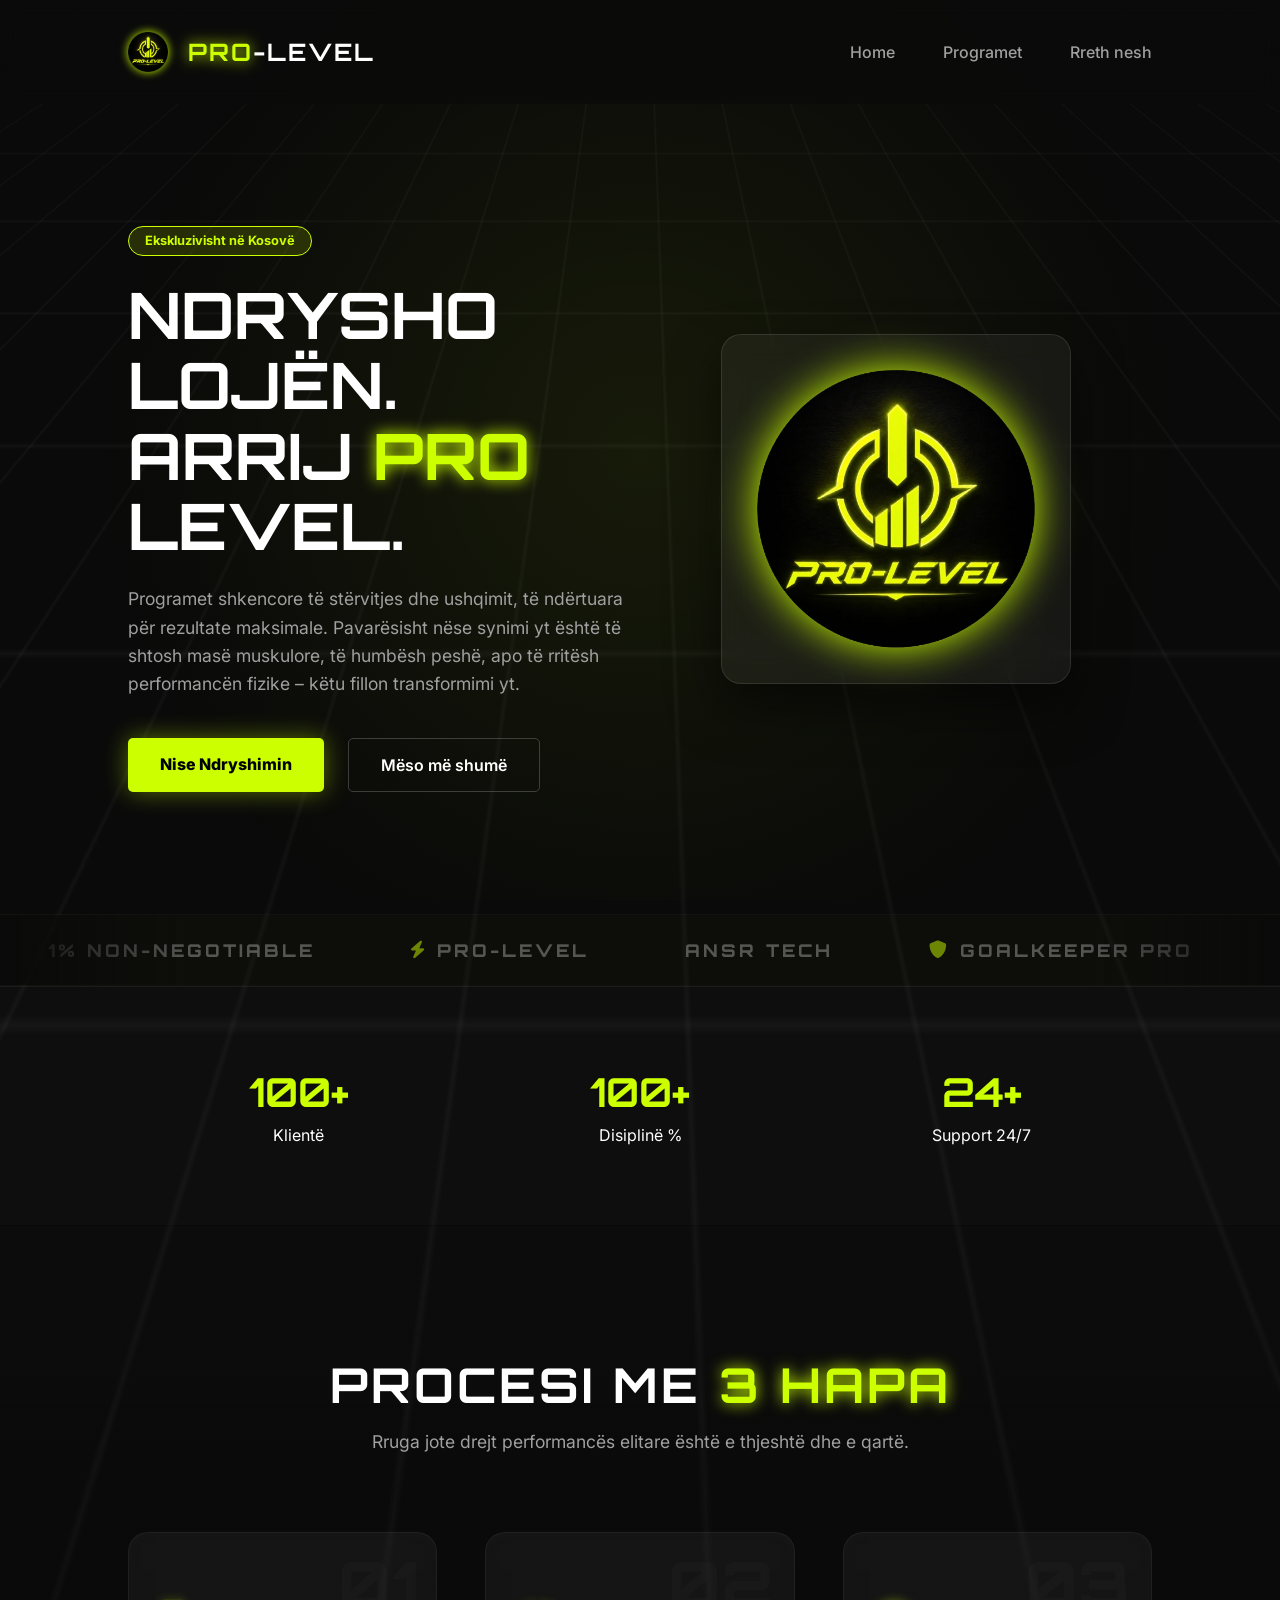
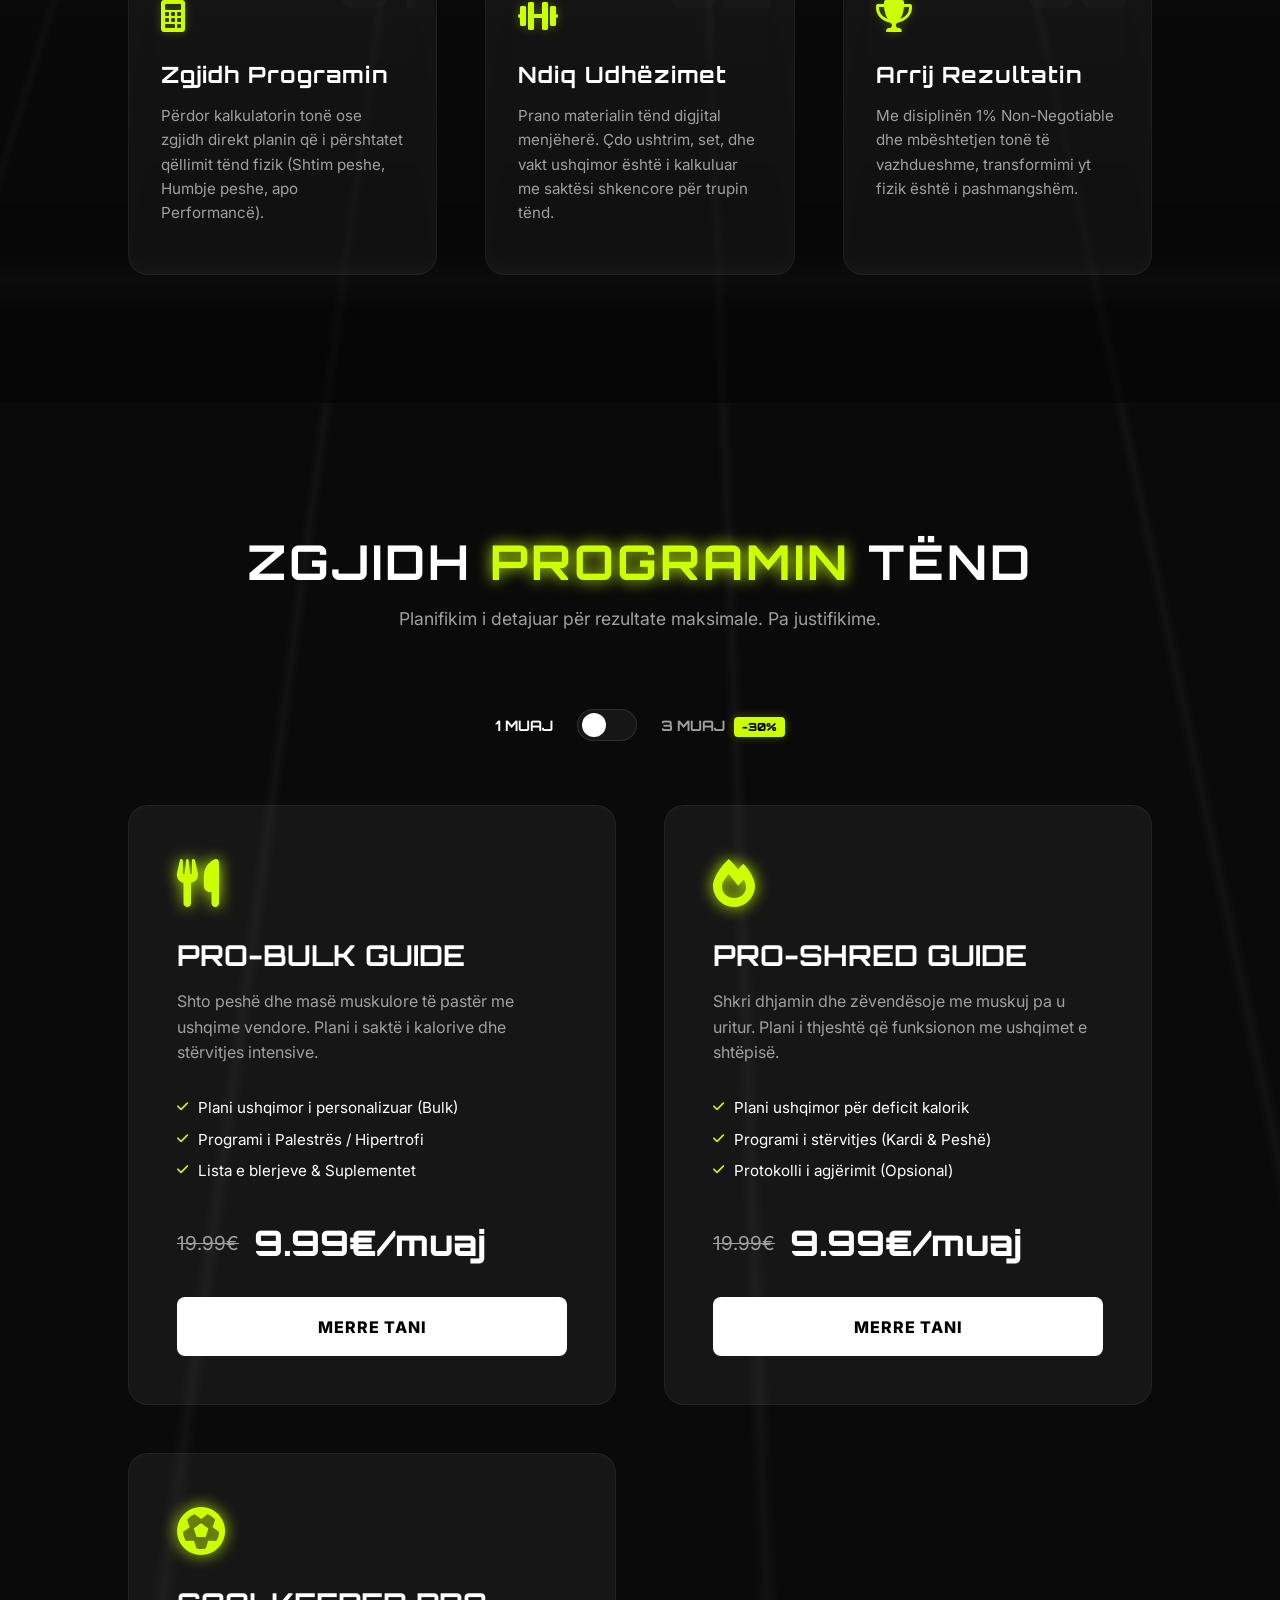
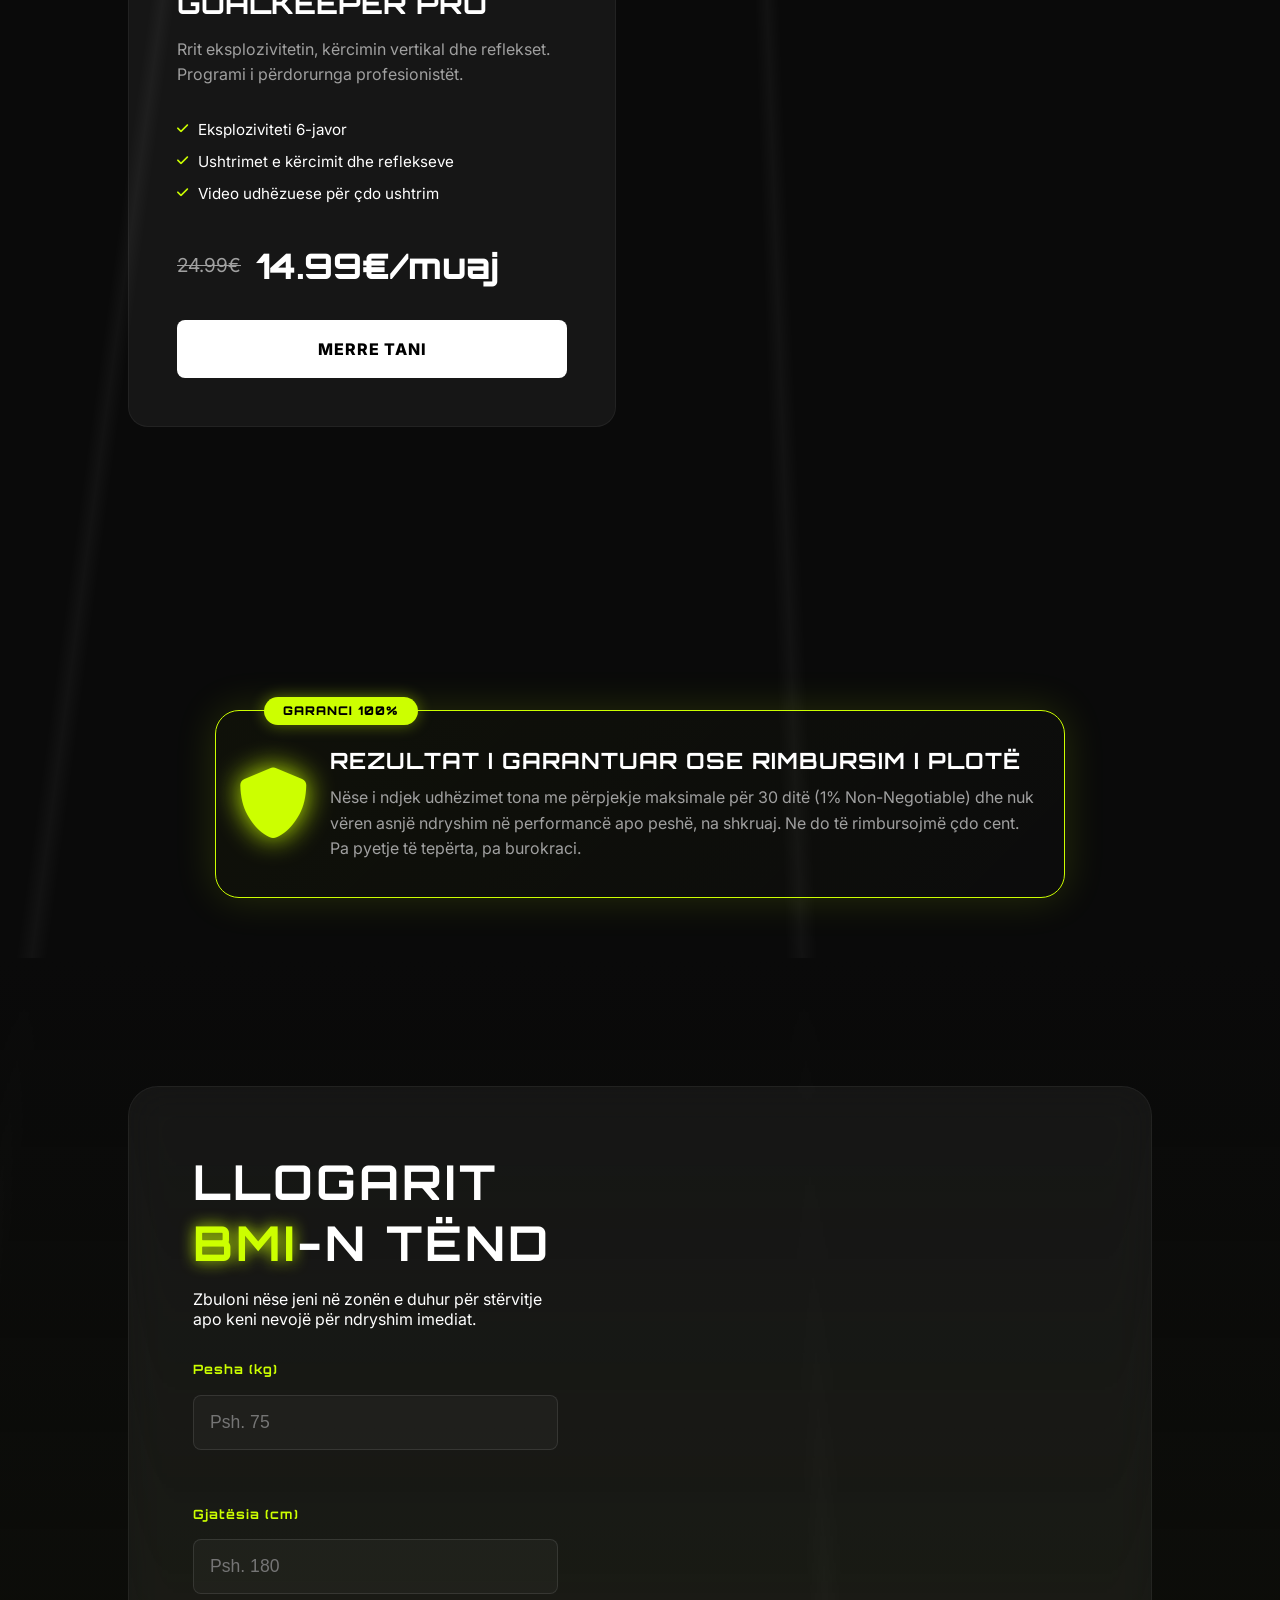
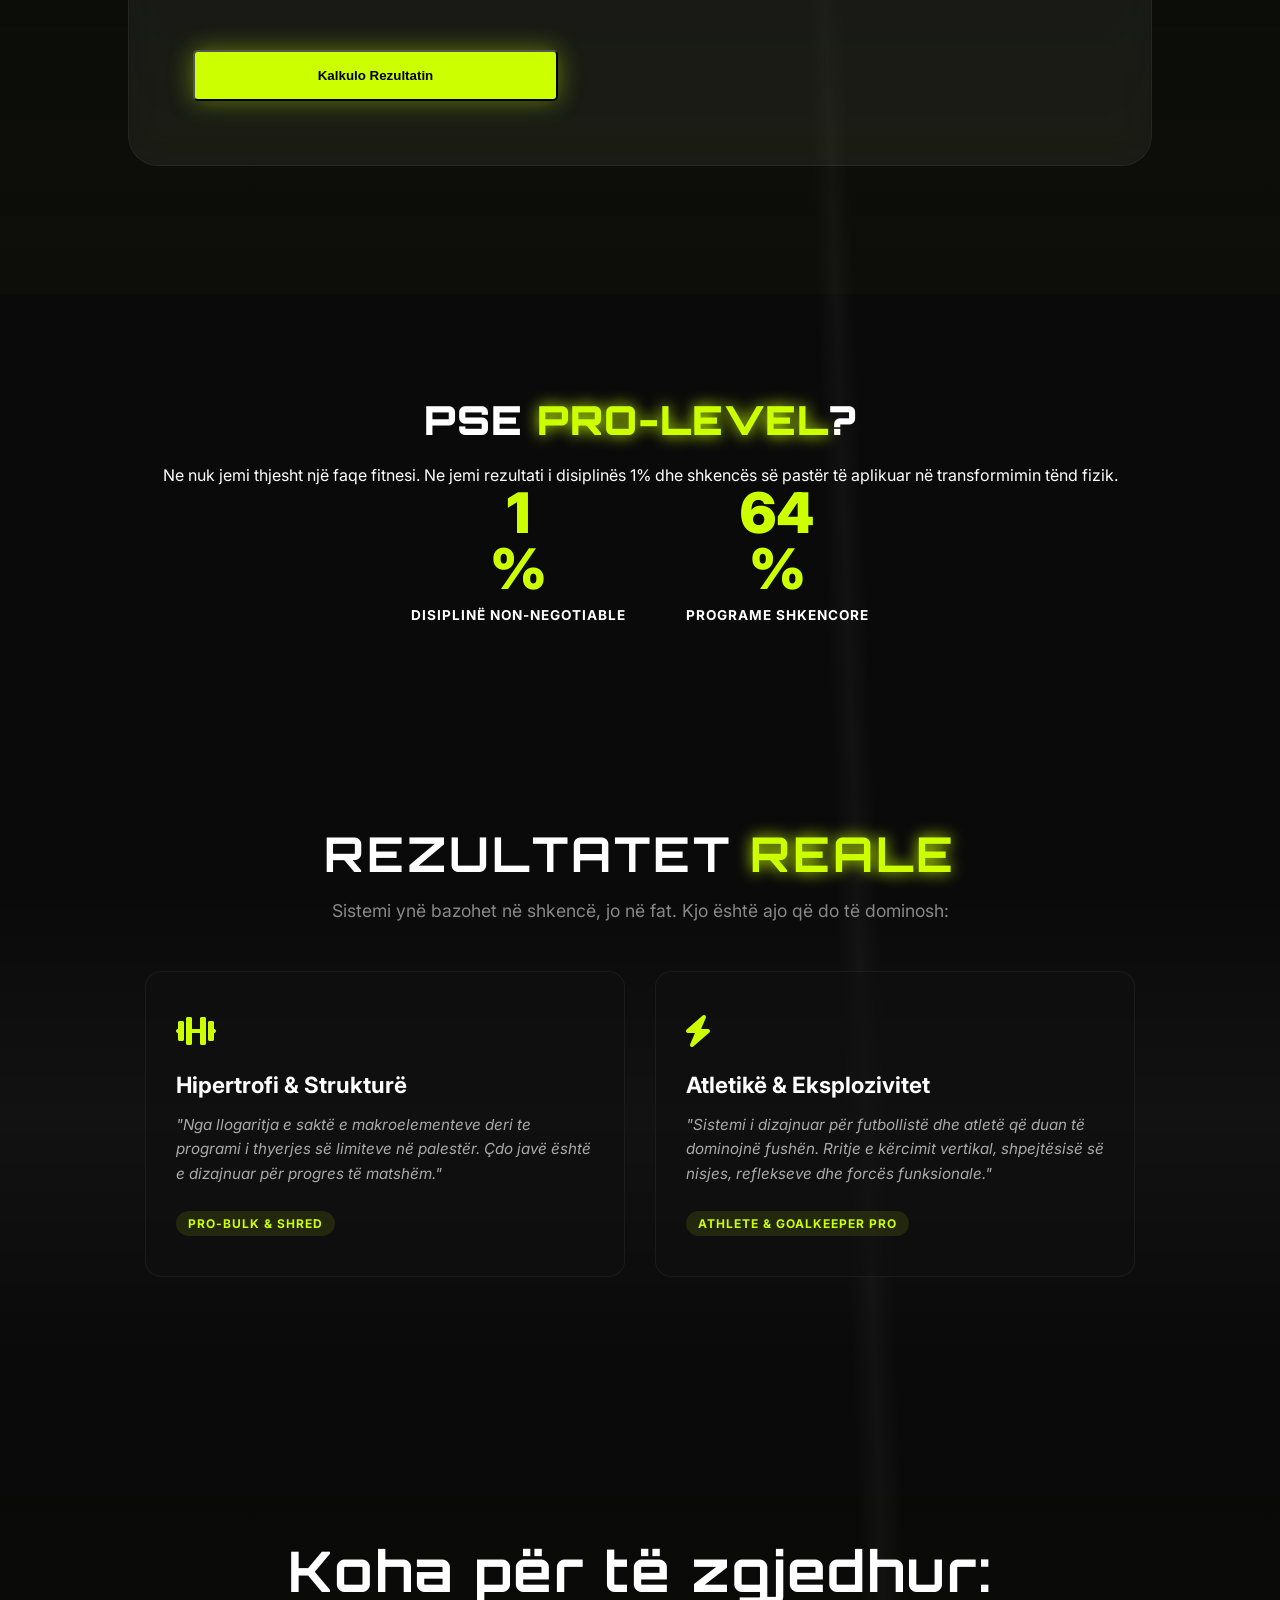
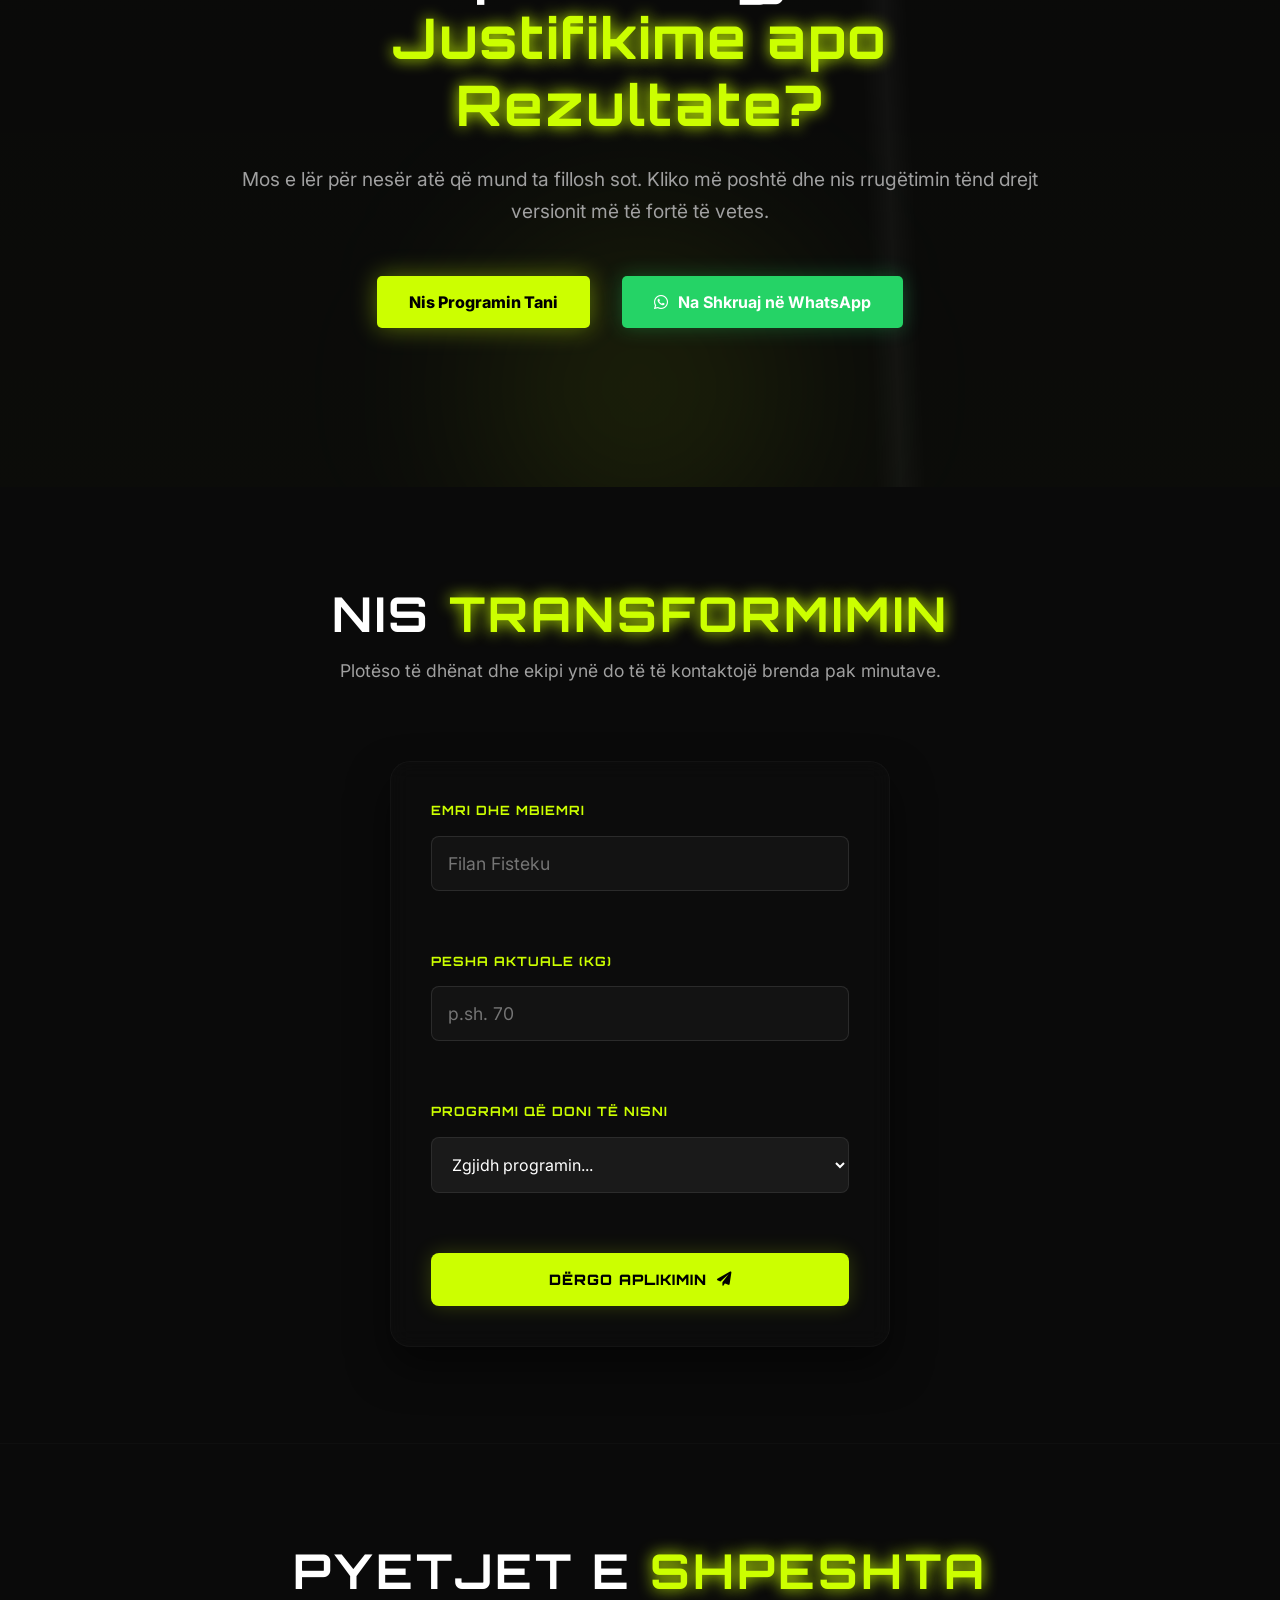
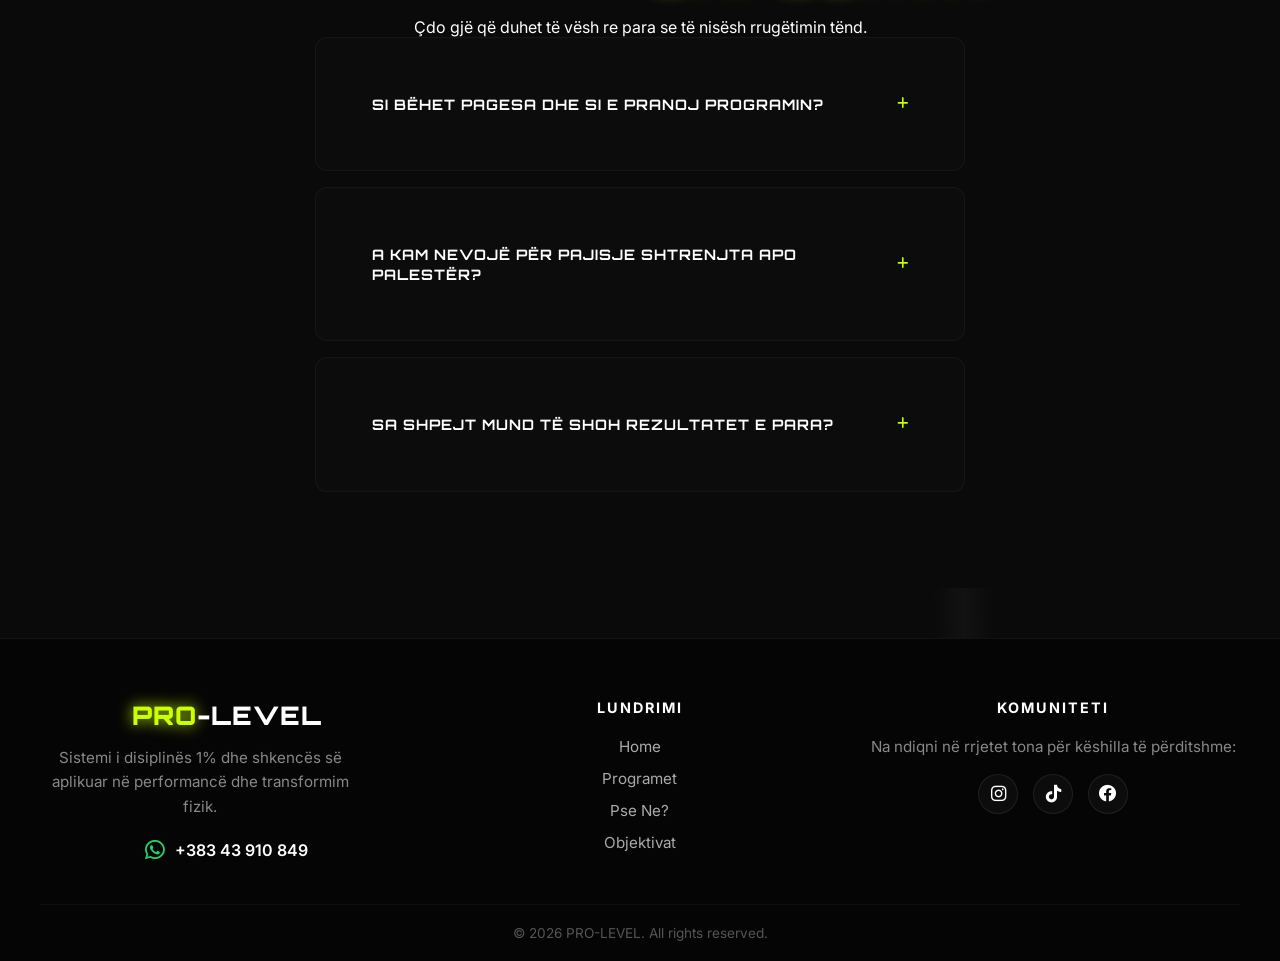
<file: index.html>
<!DOCTYPE html>
<html lang="sq">
<head>
    <meta charset="UTF-8">
    <meta name="viewport" content="width=device-width, initial-scale=1.0">
    <title>PRO-LEVEL | Arrij Nivelin Profesionist</title>
    <link href="https://fonts.googleapis.com/css2?family=Orbitron:wght@400;700&family=Inter:wght@300;500;800&display=swap" rel="stylesheet">
    <link rel="stylesheet" href="prolevel.css">
    <link rel="stylesheet" href="https://cdnjs.cloudflare.com/ajax/libs/font-awesome/6.0.0/css/all.min.css">
    
</head>
<div class="scroll-progress-container">
    <div id="scroll-progress-bar" class="scroll-progress-bar"></div>
</div>
<body>
<div id="preloader">
        <div class="loader-container">
            <div class="loader-ring"></div>
            <div class="loader-logo-holder">
                <img src="prologo2-removebg-preview.png" alt="Pro Level Loading..." class="loader-img">
            </div>
        </div>
    </div>


<div class="bg-glow"></div>
    <div class="grid-overlay"></div>

    <nav class="navbar">
        <div class="logo" style="display: flex; align-items: center; gap: 10px;">
            <img src="prologo2-removebg-preview.png" alt="PRO-LEVEL Logo" class="header-logo">
            <span><span class="neon-text">PRO</span>-LEVEL</span>
        </div>
        
        <ul class="nav-links" id="navLinks">
            <li><a href="#home">Home</a></li>
            <li><a href="#programs">Programet</a></li>
            <li><a href="#why-us">Rreth nesh</a></li>
        </ul>

        <div class="menu-toggle" id="menuToggle">
            <span class="bar"></span>
            <span class="bar"></span>
            <span class="bar"></span>
        </div>
    </nav>
    <header id="home" class="hero">
        <div class="hero-content">
            <div class="badge">Ekskluzivisht në Kosovë</div>
            <h1 class="hero-title">
                NDRYSHO <span class="highlight">LOJËN</span>.<br>
                ARRIJ <span class="neon-text">PRO</span> LEVEL.
            </h1>
            <p class="hero-subtitle">
                Programet shkencore të stërvitjes dhe ushqimit, të ndërtuara për rezultate maksimale. Pavarësisht nëse synimi yt është të shtosh masë muskulore, të humbësh peshë, apo të rritësh performancën fizike – këtu fillon transformimi yt.
            </p>
            <div class="hero-btns">
                <a href="#programs" class="btn-primary">Nise Ndryshimin</a>
                <a href="#process" class="btn-secondary">Mëso më shumë</a>
            </div>
        </div>
        
        <div class="hero-visual">
            <div class="floating-card">
                <img src="prologo2-removebg-preview.png" alt="Pro Level Logo" class="main-logo-3d">
            </div>
        </div>
    </header>
<div class="marquee-container">
        <div class="marquee-track">
            <div class="marquee-item">1% NON-NEGOTIABLE</div>
            <div class="marquee-item"><i class="fas fa-bolt"></i> PRO-LEVEL</div>
            <div class="marquee-item">ANSR TECH</div>
            <div class="marquee-item"><i class="fas fa-shield-alt"></i> GOALKEEPER PRO</div>
            <div class="marquee-item">ULTRA BULK</div>
            <div class="marquee-item"><i class="fas fa-trophy"></i> ELITE SYSTEM</div>
            
            <div class="marquee-item">1% NON-NEGOTIABLE</div>
            <div class="marquee-item"><i class="fas fa-bolt"></i> PRO-LEVEL</div>
            <div class="marquee-item">ANSR TECH</div>
            <div class="marquee-item"><i class="fas fa-shield-alt"></i> GOALKEEPER PRO</div>
            <div class="marquee-item">ULTRA BULK</div>
            <div class="marquee-item"><i class="fas fa-trophy"></i> ELITE SYSTEM</div>
        </div>
    </div>

    <section class="stats">
        <div class="stat-item">
            <h3 class="stat-num" data-val="100">0</h3>
            <p>Klientë</p>
        </div>
        <div class="stat-item">
            <h3 class="stat-num" data-val="100">0</h3>
            <p>Disiplinë %</p>
        </div>
        <div class="stat-item">
            <h3 class="stat-num" data-val="24">0</h3>
            <p>Support 24/7</p>
        </div>
    </section>

<section id="process" class="process-section">
        <div class="section-header">
            <h2 class="section-title">PROCESI ME <span class="neon-text">3 HAPA</span></h2>
            <p class="section-desc">Rruga jote drejt performancës elitare është e thjeshtë dhe e qartë.</p>
        </div>

        <div class="process-grid">
            <div class="process-step">
                <div class="step-num">01</div>
                <div class="step-icon"><i class="fas fa-calculator"></i></div>
                <h3>Zgjidh Programin</h3>
                <p>Përdor kalkulatorin tonë ose zgjidh direkt planin që i përshtatet qëllimit tënd fizik (Shtim peshe, Humbje peshe, apo Performancë).</p>
            </div>
            <div class="process-step">
                <div class="step-num">02</div>
                <div class="step-icon"><i class="fas fa-dumbbell"></i></div>
                <h3>Ndiq Udhëzimet</h3>
                <p>Prano materialin tënd digjital menjëherë. Çdo ushtrim, set, dhe vakt ushqimor është i kalkuluar me saktësi shkencore për trupin tënd.</p>
            </div>
            <div class="process-step">
                <div class="step-num">03</div>
                <div class="step-icon"><i class="fas fa-trophy"></i></div>
                <h3>Arrij Rezultatin</h3>
                <p>Me disiplinën 1% Non-Negotiable dhe mbështetjen tonë të vazhdueshme, transformimi yt fizik është i pashmangshëm.</p>
            </div>
        </div>
    </section>

 <section id="programs" class="programs-section">
    <div class="section-header">
        <h2 class="section-title">ZGJIDH <span class="neon-text">PROGRAMIN</span> TËND</h2>
        <p class="section-desc">Planifikim i detajuar për rezultate maksimale. Pa justifikime.</p>
    </div>

    <div class="pricing-toggle-container">
        <span class="toggle-label active" id="label-monthly">1 MUAJ</span>
        <div class="pricing-toggle" onclick="togglePricing()">
            <div class="toggle-ball" id="toggle-ball"></div>
        </div>
        <span class="toggle-label" id="label-quarterly">3 MUAJ <span class="save-badge">-30%</span></span>
    </div>

    <div class="programs-grid">
        <div class="program-card">
            <div class="card-glow"></div>
            <div class="card-content">
                <div class="program-icon"><i class="fas fa-utensils"></i></div>
                <h3>PRO-BULK GUIDE</h3>
                <p>Shto peshë dhe masë muskulore të pastër me ushqime vendore. Plani i saktë i kalorive dhe stërvitjes intensive.</p>
                <ul class="program-features">
                    <li><i class="fas fa-check"></i> Plani ushqimor i personalizuar (Bulk)</li>
                    <li><i class="fas fa-check"></i> Programi i Palestrës / Hipertrofi</li>
                    <li><i class="fas fa-check"></i> Lista e blerjeve & Suplementet</li>
                </ul>
                <div class="price">
                    <span class="old-price">19.99€</span>
                    <span class="current-price">
                        <span class="price-value" id="price-bulk" data-monthly="9.99" data-quarterly="20.99">9.99</span>€<span class="price-period" id="period-bulk">/muaj</span>
                    </span>
                </div>
                <a href="https://api.whatsapp.com/send?phone=38343910849&text=P%C3%ABrsh%C3%ABndetje%20PRO-LEVEL%21%20D%C3%ABshiroj%20t%C3%AB%20aplikoj%20p%C3%ABr%20programin%3A%20PRO-BULK%20GUIDE." target="_blank" class="btn-buy">MERRE TANI</a>
            </div>
        </div>

        <div class="program-card">
            <div class="card-glow"></div>
            <div class="card-content">
                <div class="program-icon"><i class="fas fa-fire"></i></div>
                <h3>PRO-SHRED GUIDE</h3>
                <p>Shkri dhjamin dhe zëvendësoje me muskuj pa u uritur. Plani i thjeshtë që funksionon me ushqimet e shtëpisë.</p>
                <ul class="program-features">
                    <li><i class="fas fa-check"></i> Plani ushqimor për deficit kalorik</li>
                    <li><i class="fas fa-check"></i> Programi i stërvitjes (Kardi & Peshë)</li>
                    <li><i class="fas fa-check"></i> Protokolli i agjërimit (Opsional)</li>
                </ul>
                <div class="price">
                    <span class="old-price">19.99€</span>
                    <span class="current-price">
                        <span class="price-value" id="price-shred" data-monthly="9.99" data-quarterly="20.99">9.99</span>€<span class="price-period" id="period-shred">/muaj</span>
                    </span>
                </div>
                <a href="https://api.whatsapp.com/send?phone=38343910849&text=P%C3%ABrsh%C3%ABndetje%20PRO-LEVEL%21%20D%C3%ABshiroj%20t%C3%AB%20aplikoj%20p%C3%ABr%20programin%3A%20PRO-SHRED%20GUIDE." target="_blank" class="btn-buy">MERRE TANI</a>
            </div>
        </div>

        <div class="program-card">
            <div class="card-glow"></div>
            <div class="card-content">
                <div class="program-icon"><i class="fas fa-futbol"></i></div>
                <h3>GOALKEEPER PRO</h3>
                <p>Rrit eksplozivitetin, kërcimin vertikal dhe reflekset. Programi i përdorurnga profesionistët.</p>
                <ul class="program-features">
                    <li><i class="fas fa-check"></i> Eksploziviteti 6-javor</li>
                    <li><i class="fas fa-check"></i> Ushtrimet e kërcimit dhe reflekseve</li>
                    <li><i class="fas fa-check"></i> Video udhëzuese për çdo ushtrim</li>
                </ul>
                <div class="price">
                    <span class="old-price">24.99€</span>
                    <span class="current-price">
                        <span class="price-value" id="price-goalie" data-monthly="14.99" data-quarterly="31.49">14.99</span>€<span class="price-period" id="period-goalie">/muaj</span>
                    </span>
                </div>
                <a href="https://api.whatsapp.com/send?phone=38343910849&text=P%C3%ABrsh%C3%ABndetje%20PRO-LEVEL%21%20D%C3%ABshiroj%20t%C3%AB%20aplikoj%20p%C3%ABr%20programin%3A%20GOALKEEPER%20PRO." target="_blank" class="btn-buy">MERRE TANI</a>
            </div>
        </div>
    </div>
</section>

       <section class="guarantee-section">
        <div id="guarantee-trigger" class="guarantee-box">
            <div class="guarantee-badge">GARANCI 100%</div>
            <div class="guarantee-icon">
                <i class="fas fa-shield-alt"></i>
            </div>
            <div class="guarantee-text">
                <h3>REZULTAT I GARANTUAR OSE RIMBURSIM I PLOTË</h3>
                <p>Nëse i ndjek udhëzimet tona me përpjekje maksimale për 30 ditë (1% Non-Negotiable) dhe nuk vëren asnjë ndryshim në performancë apo peshë, na shkruaj. Ne do të rimbursojmë çdo cent. Pa pyetje të tepërta, pa burokraci.</p>
            </div>
        </div>
    </section>

<section id="bmi-calc" class="bmi-section">
    <div class="bmi-container">
        <div class="bmi-content">
            <h2 class="section-title">LLOGARIT <span class="neon-text">BMI</span>-N TËND</h2>
            <p>Zbuloni nëse jeni në zonën e duhur për stërvitje apo keni nevojë për ndryshim imediat.</p>
            
            <div class="bmi-form">
                <div class="input-group">
                    <label>Pesha (kg)</label>
                    <input type="number" id="weight" placeholder="Psh. 75">
                </div>
                <div class="input-group">
                    <label>Gjatësia (cm)</label>
                    <input type="number" id="height" placeholder="Psh. 180">
                </div>
                <button id="calculate-bmi" class="btn-primary" onclick="calculateBMI()">Kalkulo Rezultatin</button>
            </div>
        </div>

        <div id="bmi-result-card" class="bmi-result-card hidden">
            <h3>Rezultati Juaj: <span id="bmi-value">0</span></h3>
            <p id="bmi-status">Shkruani të dhënat...</p>
            <div class="bmi-advice">
                <p id="pro-advice">Këshilla PRO: </p>
                <a href="#programs" id="advice-btn" class="btn-secondary">Shiko Programin e Rekomanduar</a>
            </div>
        </div>
    </div>
</section>

   <section id="why-us" class="why-section">
    <div class="why-container">
        <h2 class="section-title">PSE <span class="neon-text">PRO-LEVEL</span>?</h2>
        <p class="why-desc">Ne nuk jemi thjesht një faqe fitnesi. Ne jemi rezultati i disiplinës 1% dhe shkencës së pastër të aplikuar në transformimin tënd fizik.</p>
        
       <div class="why-badges">
    <div class="badge-item">
        <span class="badge-number counter" data-target="1">0</span><span class="badge-number">%</span>
        <span class="badge-text">DISIPLINË NON-NEGOTIABLE</span>
    </div>
    <div class="badge-item">
        <span class="badge-number counter" data-target="100">0</span><span class="badge-number">%</span>
        <span class="badge-text">PROGRAME SHKENCORE</span>
    </div>
</div>
    </div>
   </section>

   

   <section id="results-focus" class="results-section">
    <div class="results-container">
        <h2 class="section-title">REZULTATET <span class="neon-text">REALE</span></h2>
        <p class="section-subtitle">Sistemi ynë bazohet në shkencë, jo në fat. Kjo është ajo që do të dominosh:</p>
        
        <div class="focus-grid">
            <div class="focus-card">
                <div class="focus-icon"><i class="fas fa-dumbbell"></i></div>
                <h3>Hipertrofi & Strukturë</h3>
                <p>"Nga llogaritja e saktë e makroelementeve deri te programi i thyerjes së limiteve në palestër. Çdo javë është e dizajnuar për progres të matshëm."</p>
                <span class="focus-tag">PRO-BULK & SHRED</span>
            </div>

            <div class="focus-card">
    <div class="focus-icon"><i class="fas fa-bolt"></i></div>
    <h3>Atletikë & Eksplozivitet</h3>
    <p>"Sistemi i dizajnuar për futbollistë dhe atletë që duan të dominojnë fushën. Rritje e kërcimit vertikal, shpejtësisë së nisjes, reflekseve dhe forcës funksionale."</p>
    <span class="focus-tag">ATHLETE & GOALKEEPER PRO</span>
</div>
        </div>
    </div>
</section>

<section id="cta-final" class="cta-final-section">
        <div class="cta-blur-glow"></div>
        <div class="cta-container">
            <h2 class="cta-title">Koha për të zgjedhur: <br><span class="neon-text">Justifikime apo Rezultate?</span></h2>
            <p class="cta-desc">Mos e lër për nesër atë që mund ta fillosh sot. Kliko më poshtë dhe nis rrugëtimin tënd drejt versionit më të fortë të vetes.</p>
            
            <div class="cta-buttons">
                <a href="#programs" class="btn-primary">Nis Programin Tani</a>
                <a href="https://wa.me/38343910849?text=Përshëndetje!%20Jam%20i%20interesuar%20për%20programet%20PRO-LEVEL." target="_blank" class="btn-whatsapp">
                    <i class="fab fa-whatsapp"></i> Na Shkruaj në WhatsApp
                </a>
            </div>
        </div>
    </section>
   <section id="application" class="contact-section">
    <div class="section-header">
        <h2 class="section-title">NIS <span class="neon-text">TRANSFORMIMIN</span></h2>
        <p class="section-desc">Plotëso të dhënat dhe ekipi ynë do të të kontaktojë brenda pak minutave.</p>
    </div>

    <div class="form-container">
        <form id="prolevel-form" onsubmit="sendToWhatsApp(event)">
            
            <div class="input-group">
                <label for="client-name">EMRI DHE MBIEMRI</label>
                <input type="text" id="client-name" class="interactive-input" placeholder="Filan Fisteku" required>
                <span class="input-tooltip">Hapi i parë drejt disiplinës fillon me emrin tënd.</span>
            </div>

            <div class="input-group">
                <label for="client-weight">PESHA AKTUALE (KG)</label>
                <input type="number" id="client-weight" class="interactive-input" placeholder="p.sh. 70" required>
                <span class="input-tooltip">Ji i sinqertë. Këtu fillon kalkulimi i saktë.</span>
            </div>

            <div class="input-group" style="margin-bottom: 30px;"> 
                <label for="client-goal">PROGRAMI QË DONI TË NISNI</label>
                <select id="client-goal" class="interactive-input" required style="position: relative; z-index: 10;">
                    <option value="" disabled selected>Zgjidh programin...</option>
                    <option value="PRO-BULK GUIDE">PRO-BULK GUIDE (Shtim Peshe & Muskuj)</option>
                    <option value="PRO-SHRED GUIDE">PRO-SHRED GUIDE (Humbje Peshe & Definicion)</option>
                    <option value="GOALKEEPER PRO">GOALKEEPER PRO (Reflekse & Kërcim)</option>
                </select>
                <span class="input-tooltip">Zgjidh rrugën tënde. Mos gënje veten këtu.</span>
            </div>

            <button type="submit" class="form-submit-btn">
                DËRGO APLIKIMIN <i class="fas fa-paper-plane"></i>
            </button>
        </form>
    </div>
</section>

<script>
function sendToWhatsApp(event) {
    event.preventDefault();

    const name = document.getElementById('client-name').value.trim();
    const weight = document.getElementById('client-weight').value.trim();
    const goal = document.getElementById('client-goal').value;

    const phoneNumber = "38343910849";

    // Formatim ultra i thjeshtë pa pika ose simbole që nxisin përkthyesit e shfletuesve
    const message = "Aplikim i ri për PRO LEVEL\n\n" +
                    "Emri dhe Mbiemri " + name + "\n" +
                    "Pesha aktuale " + weight + " KG\n" +
                    "Programi i zgjedhur " + goal;

    const encodedMessage = encodeURIComponent(message);
    const whatsappUrl = "https://wa.me/" + phoneNumber + "?text=" + encodedMessage;

    window.open(whatsappUrl, '_blank');
}
</script>

 <section id="faq" class="faq-section">
    <h2 class="section-title">PYETJET E <span class="neon-text">SHPESHTA</span></h2>
    <p class="faq-subtitle">Çdo gjë që duhet të vësh re para se të nisësh rrugëtimin tënd.</p>

    <div class="faq-container">
        
        <div class="faq-item">
            <button class="faq-question" onclick="toggleFaq(this)">
                <span>SI BËHET PAGESA DHE SI E PRANOJ PROGRAMIN?</span>
                <i class="fas fa-plus"></i>
            </button>
            <div class="faq-answer">
                <p>
                    <strong>Për Kosovë:</strong> Pagesa bëhet përmes transferit bankar direkt në llogarinë tonë në <strong>Raiffeisen Bank</strong> (përmes e-banking ose në degë).<br><br>
                    <strong>Për Diasporë:</strong> Pagesa bëhet thjesht dhe shpejt përmes aplikacioneve <strong>Western Union</strong> ose <strong>MoneyGram</strong> direkt nga telefoni juaj.<br><br>
                    <strong>Pranimi i programit:</strong> Sapo të bëni transferin, na dërgoni një foto të dëshmisë (apo kodin MTCN për diasporë) in WhatsApp. Programin digjital të detajuar e pranoni <strong>menjëherë brenda 5 minutave</strong> në WhatsApp ose email.
                </p>
            </div>
        </div>

        <div class="faq-item">
            <button class="faq-question" onclick="toggleFaq(this)">
                <span>A KAM NEVOJË PËR PAJISJE SHTRENJTA APO PALESTËR?</span>
                <i class="fas fa-plus"></i>
            </button>
            <div class="faq-answer">
                <p>
                    <strong>Për PRO-BULK &amp; PRO-SHRED:</strong> Palestra është e rekomanduar për të arritur rezultate maksimale dhe hipertrofi të pastër. Megjithatë, programet mund të përshtaten plotësisht edhe për stërvitje në shtëpi apo Calisthenics nëse zotëroni pajisje bazike (si rripa rezistence apo shtanga).<br><br>
                    <strong>Për ATHLETE &amp; GOALKEEPER PRO:</strong> Fokusimi kryesor është në fushë të futbollit, park ose hapësirë të hapur. Ushtrimet bazohen në peshën e trupit tuaj, eksplozivitet natyral, shpejtësi dhe reflekse, kështu që nuk keni nevojë për asnjë pajisje të shtrenjtë palestre.
                </p>
            </div>
        </div>

        <div class="faq-item">
            <button class="faq-question" onclick="toggleFaq(this)">
                <span>SA SHPEJT MUND TË SHOH REZULTATET E PARA?</span>
                <i class="fas fa-plus"></i>
            </button>
            <div class="faq-answer">
                <p>
                    <strong>Java 1-2 (Performanca &amp; Energjia):</strong> Nëse ndjek rregullin tonë të rreptë "1% Non-Negotiable", ndryshimet e para do t'i vëresh në nivelet e energjisë, rikuperimin e shpejtë dhe eksplozivitetit gjatë stërvitjeve në fushë apo palestër.<br><br>
                    <strong>Java 4-6 (Ndryshimet Fizike):</strong> Kjo është koha kur metabolizmi dhe struktura jote fillojnë të përshtaten dukshëm. Ndryshimet e para vizuale në pasqyrë (shtimi i masës muskulore ose definicioni) bëhen të matshme pas muajit të parë të disiplinës së plotë ushqimore.
                </p>
            </div>
        </div>

    </div>
</section>


   <footer class="main-footer">
    <div class="footer-container">
        <div class="footer-brand">
            <div class="footer-logo">
                <span class="neon-text">PRO</span>-LEVEL
            </div>
            <p class="brand-tagline">Sistemi i disiplinës 1% dhe shkencës së aplikuar në performancë dhe transformim fizik.</p>
            
            <div class="footer-contact" style="margin-top: 20px;">
                <a href="https://wa.me/38343910849" target="_blank" style="display: inline-flex; align-items: center; gap: 10px; color: #fff; text-decoration: none; font-weight: 600; transition: color 0.3s ease;">
                    <i class="fab fa-whatsapp" style="color: #25D366; font-size: 1.4rem;"></i>
                    <span>+383 43 910 849</span>
                </a>
            </div>
        </div>

        <div class="footer-links">
            <h4>LUNDRIMI</h4>
            <ul>
                <li><a href="#home">Home</a></li>
                <li><a href="#programs">Programet</a></li>
                <li><a href="#why-us">Pse Ne?</a></li>
                <li><a href="#results-focus">Objektivat</a></li>
            </ul>
        </div>

        <div class="footer-social-section">
            <h4>KOMUNITETI</h4>
            <p>Na ndiqni në rrjetet tona për këshilla të përditshme:</p>
            <div class="social-icons">
                <a href="https://www.instagram.com/prolevelks?utm_source=ig_web_button_share_sheet&igsh=ZDNlZDc0MzIxNw==" target="_blank" aria-label="Instagram"><i class="fab fa-instagram"></i></a>
                <a href="https://www.tiktok.com/@prolevelks?_r=1&_t=ZS-96y4AS5srhp" target="_blank" aria-label="TikTok"><i class="fab fa-tiktok"></i></a>
                <a href="https://www.facebook.com/share/18fLiTNeoc/" target="_blank" aria-label="Facebook"><i class="fab fa-facebook"></i></a>
            </div>
        </div>
    </div>

    <div class="footer-bottom">
        <p>&copy; 2026 PRO-LEVEL. All rights reserved.</p>
    </div>
</footer>

<script>
    const menuToggle = document.getElementById('menuToggle');
    const navLinks = document.getElementById('navLinks');

    menuToggle.addEventListener('click', () => {
        navLinks.classList.toggle('active');
    });
</script>

<script>
document.addEventListener("DOMContentLoaded", function () {
    // Targetojmë të gjitha section-et që duam t'i animojmë
    const sections = document.querySelectorAll("section");

    // U shtojmë klasën fillestare të animacionit të gjitha section-eve përveç Hero (e para)
    sections.forEach((section, index) => {
        if (index !== 0) { // Hero section nuk e fshehim që mos të ketë vonesë sapo hapet faqja
            section.classList.add("reveal-section");
        }
    });

    // Krijojmë vëzhguesin e scroll-it
    const sectionObserver = new IntersectionObserver((entries, observer) => {
        entries.forEach(entry => {
            if (entry.isIntersecting) {
                entry.target.classList.add("active");
                observer.unobserve(entry.target); // E ndalojmë vëzhgimin pasi animacioni të kryhet një herë
            }
        });
    }, {
        threshold: 0.15 // Animacioni ndizet kur 15% e section-it hyn në ekran
    });

    // Nisim vëzhgimin për secilën pjesë
    const animatedSections = document.querySelectorAll(".reveal-section");
    animatedSections.forEach(section => {
        sectionObserver.observe(section);
    });
});
</script>

    <script src="prolevel.js"></script>
</body>
</html>
</div>
</body>
</html>
</file>
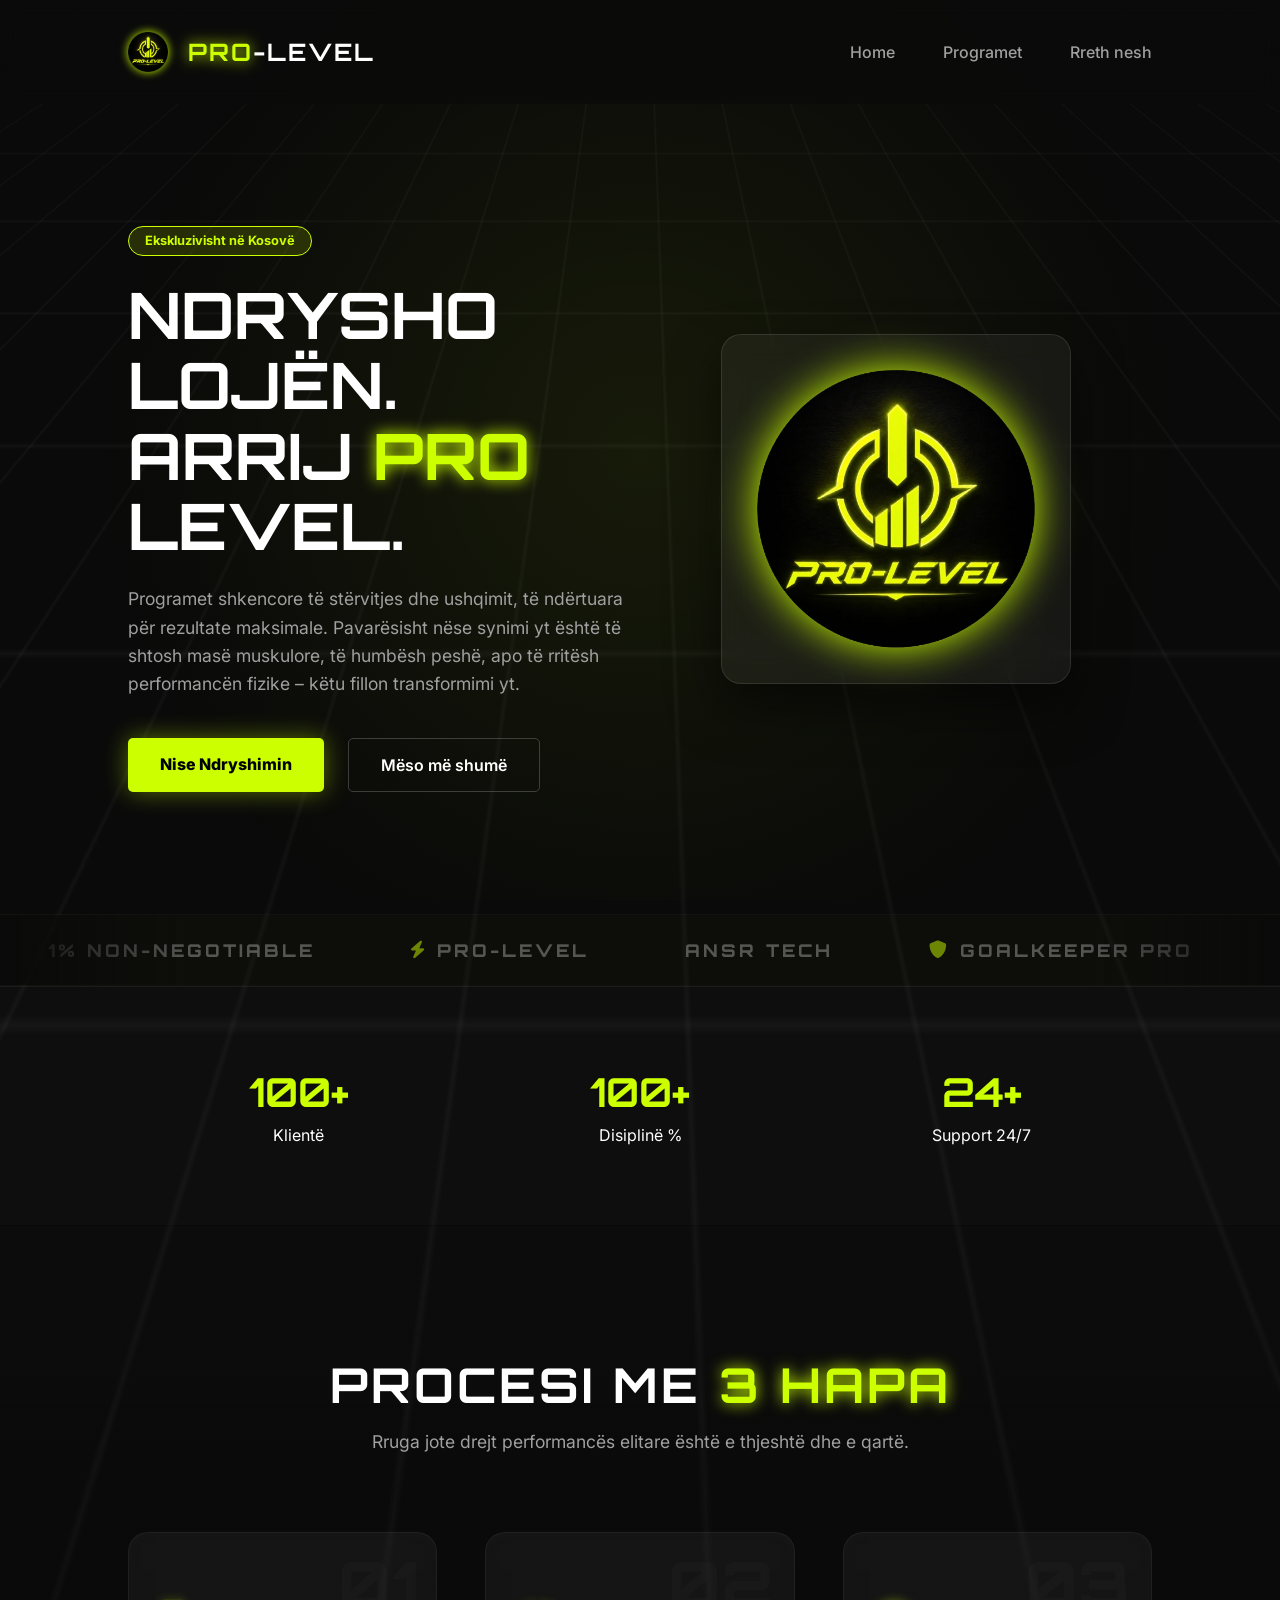
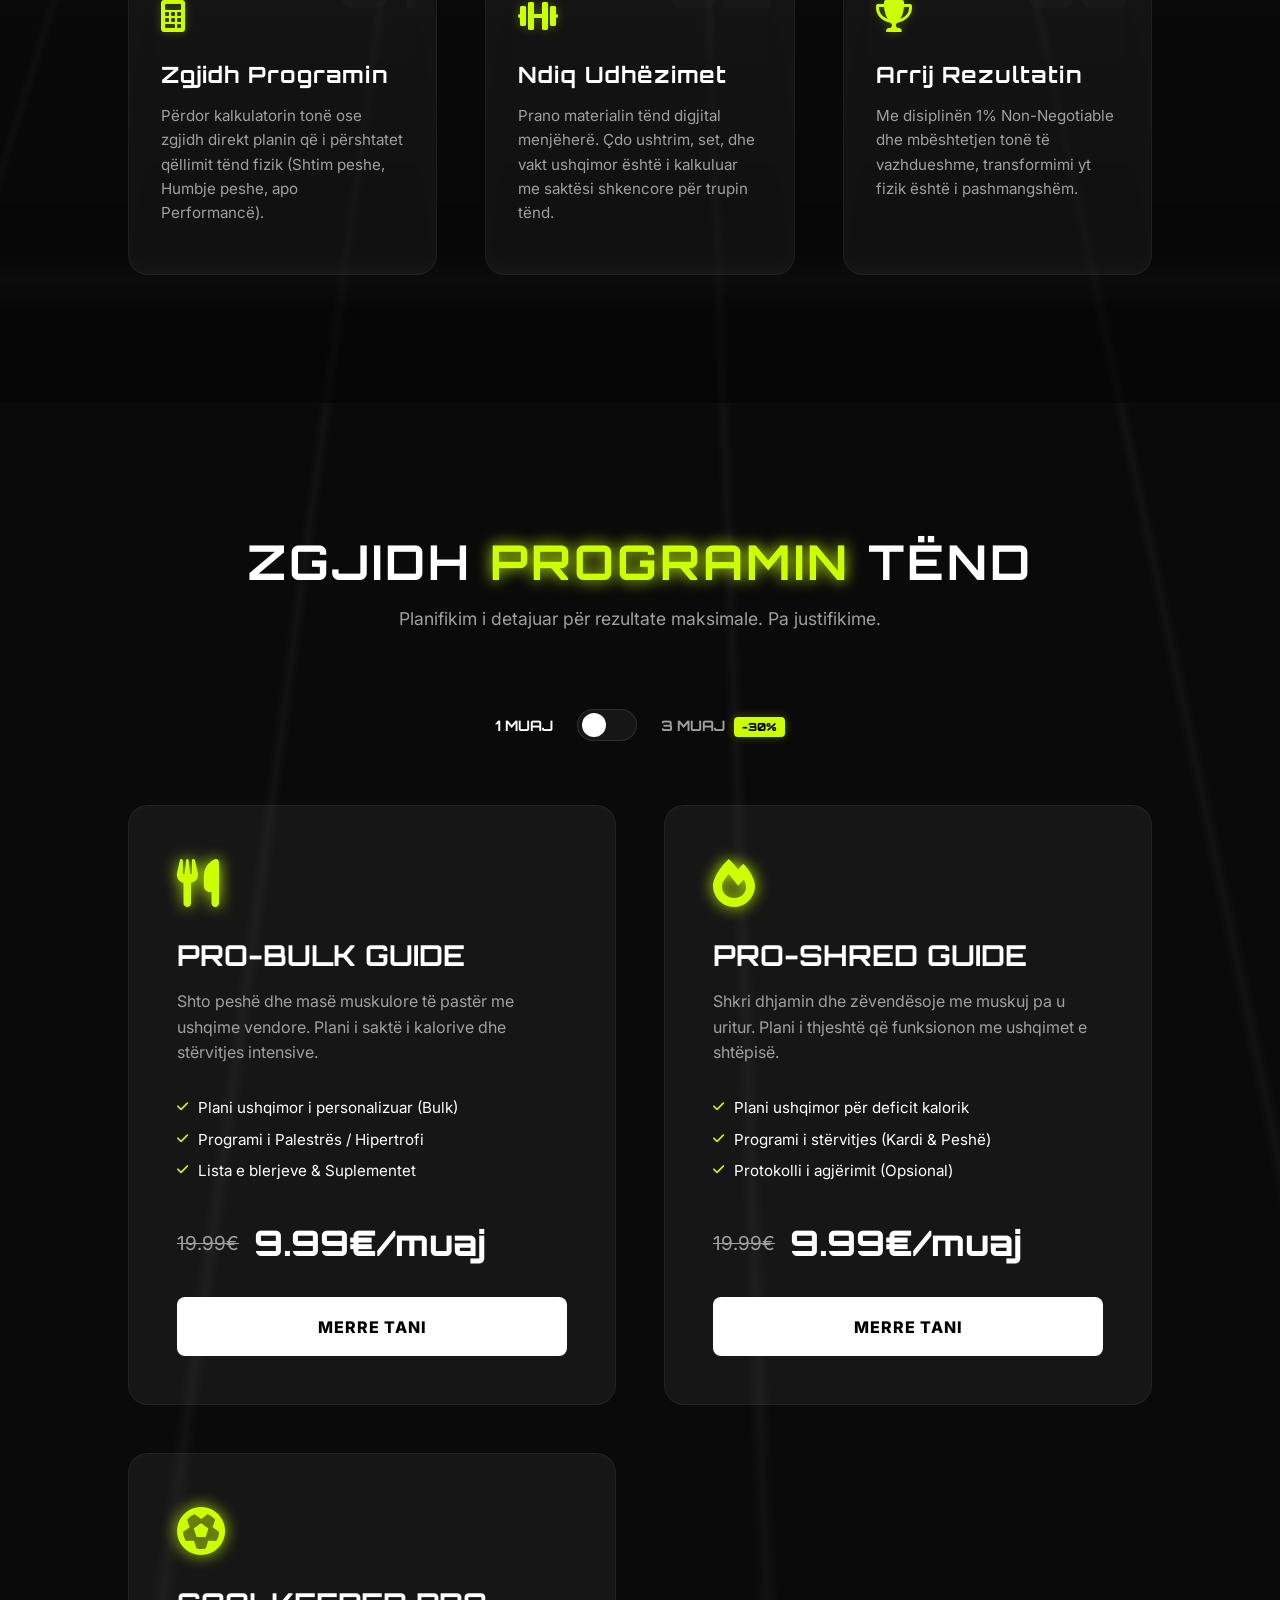
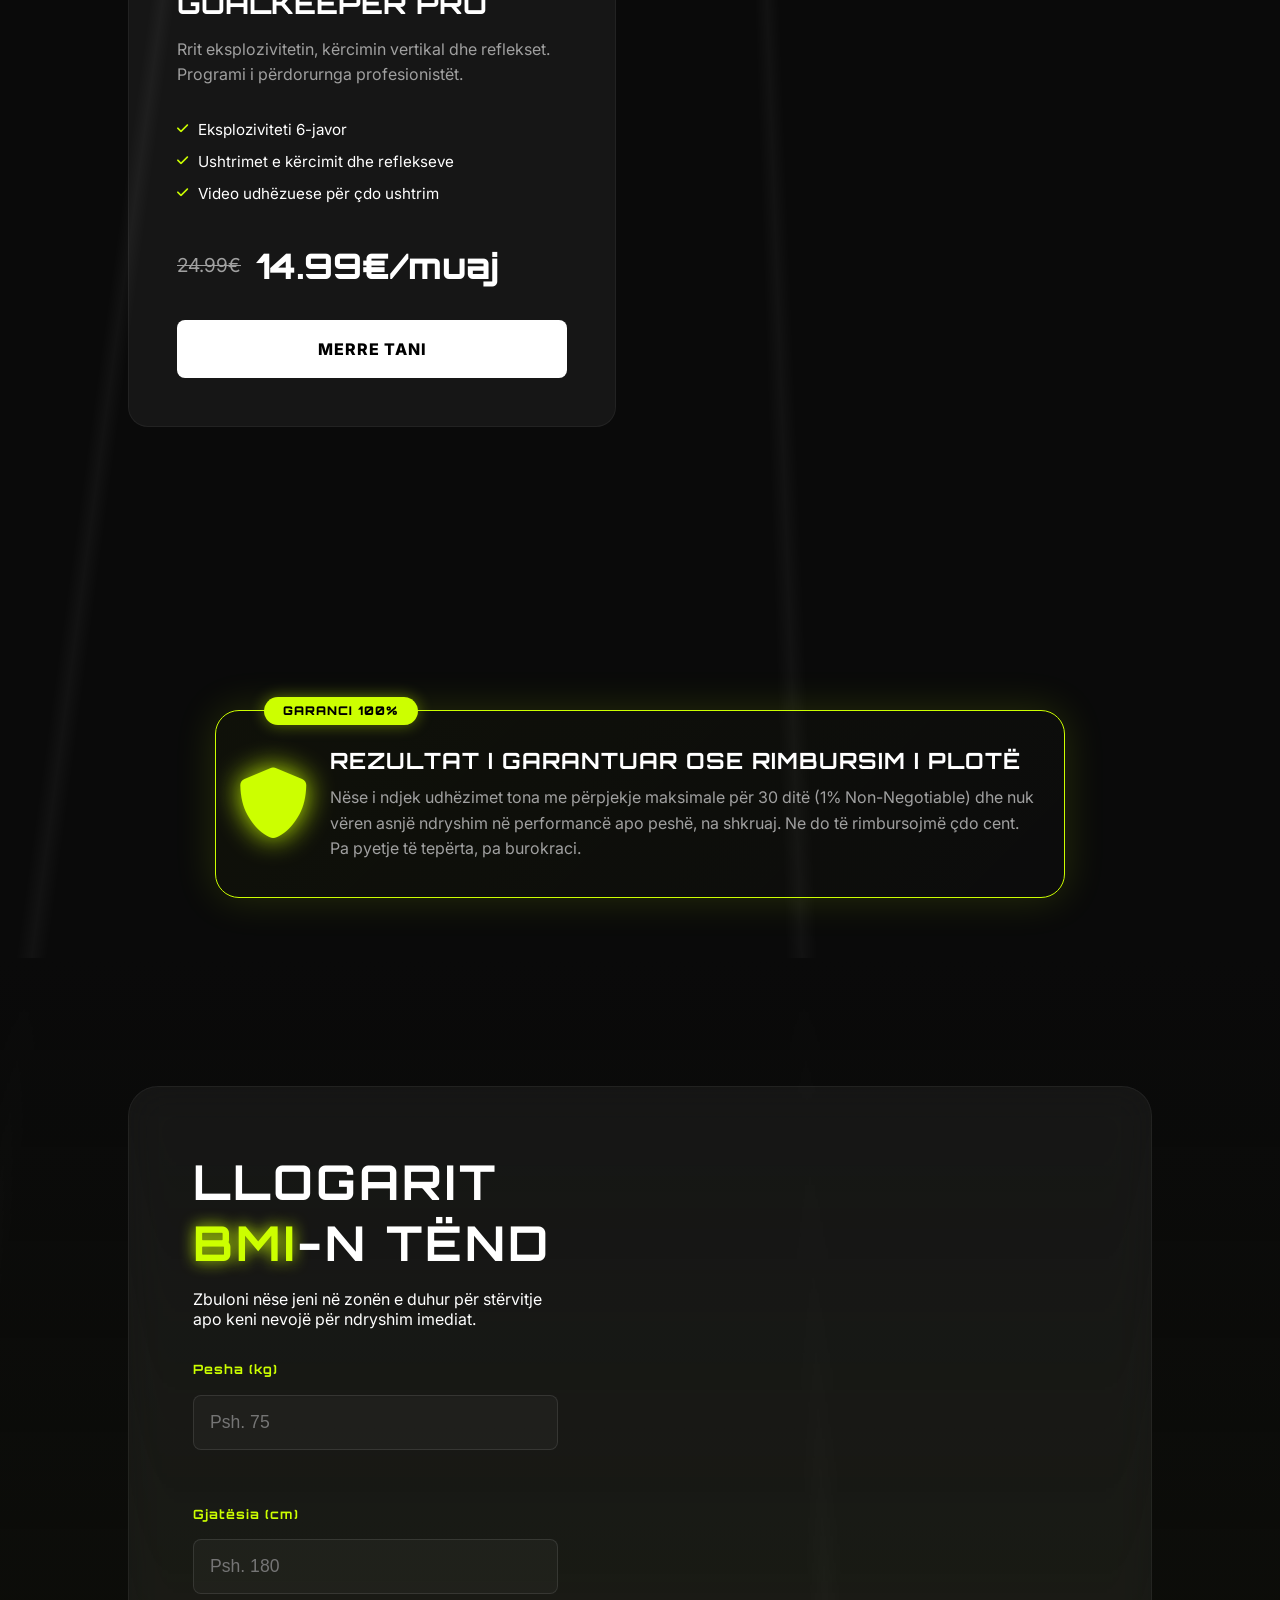
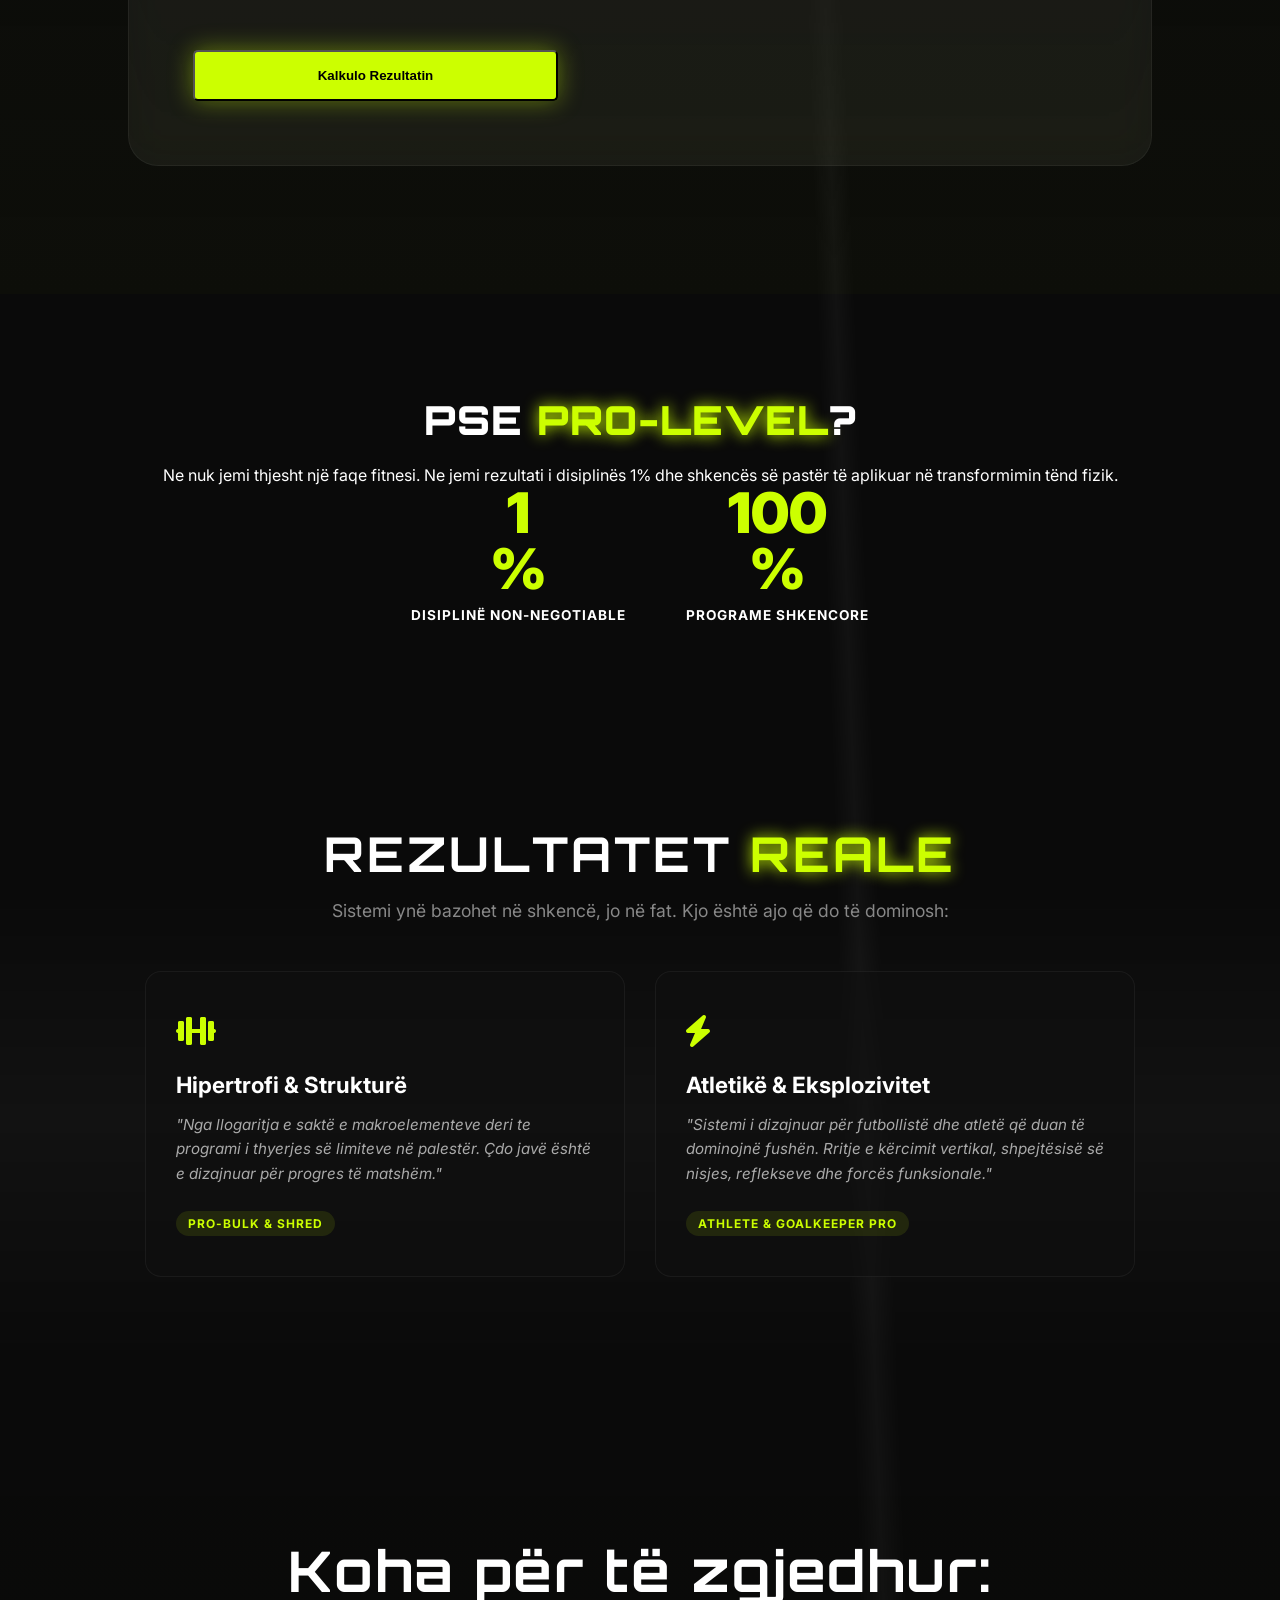
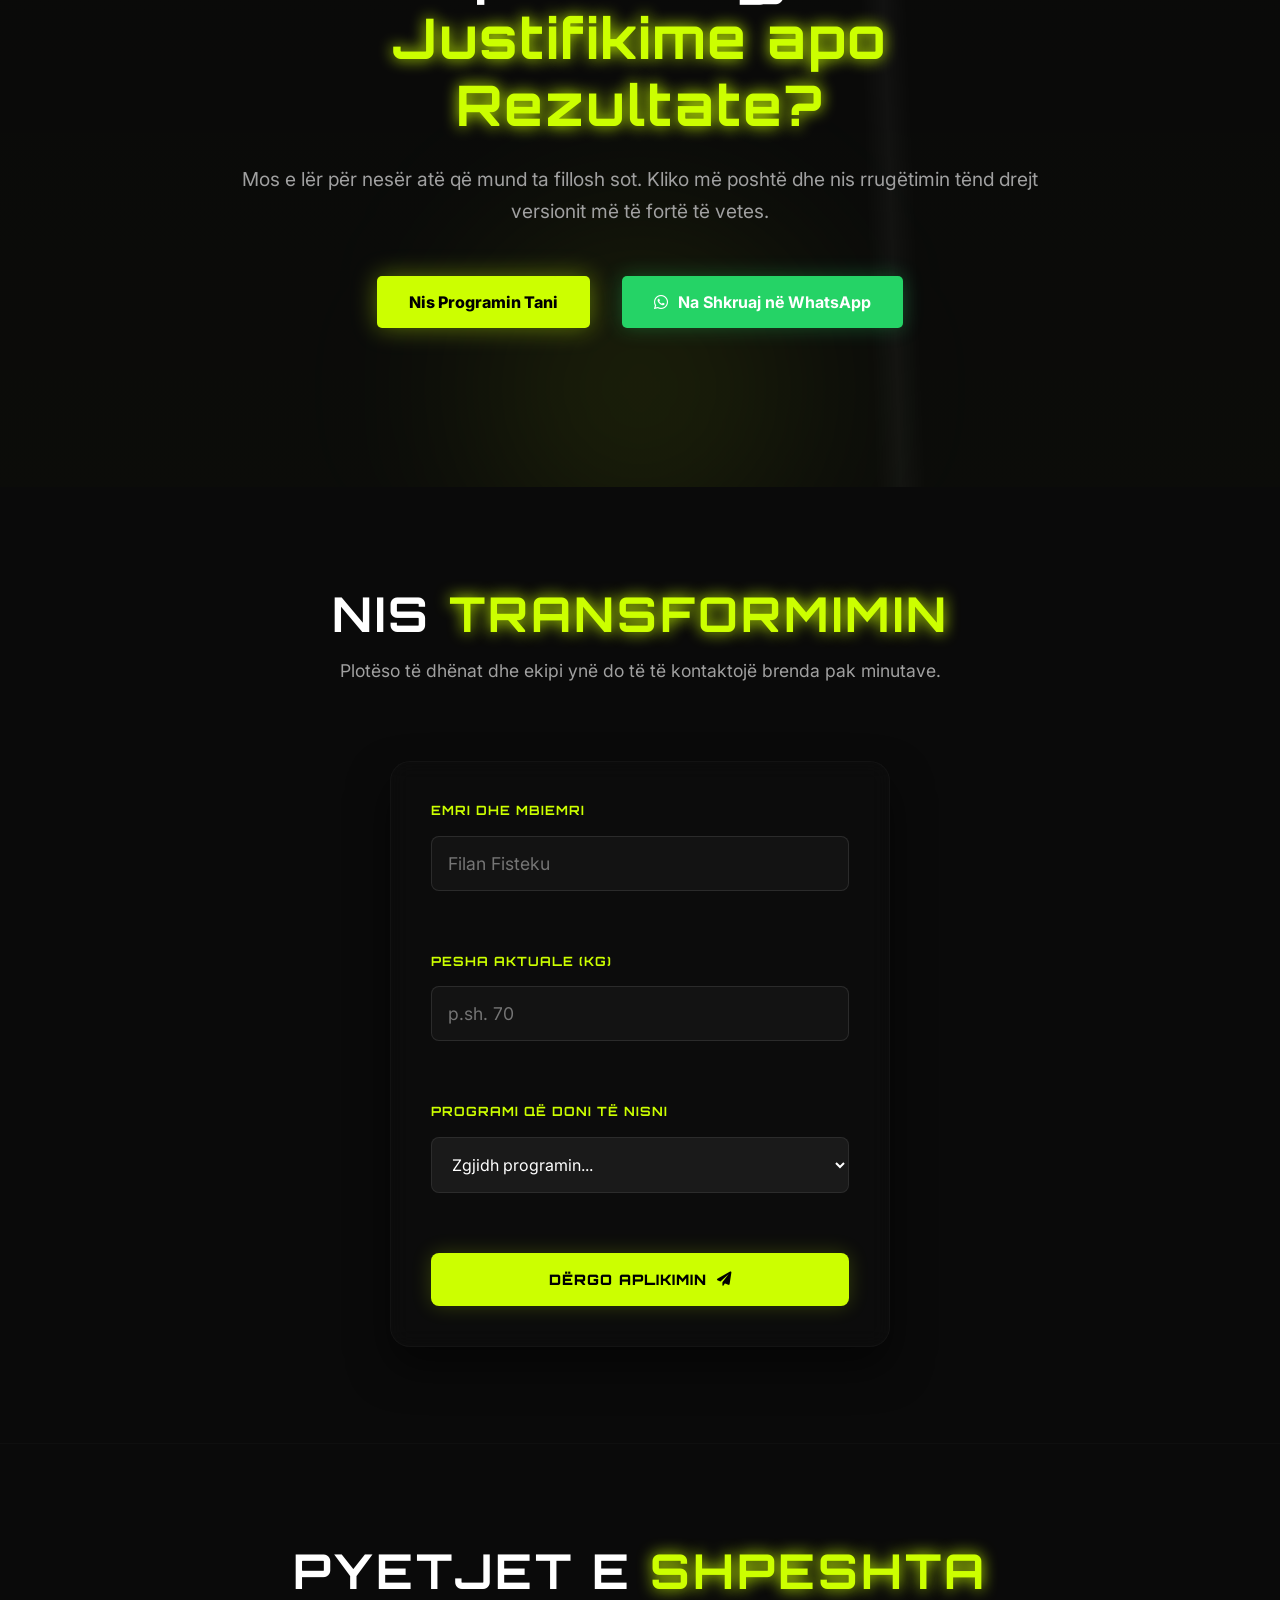
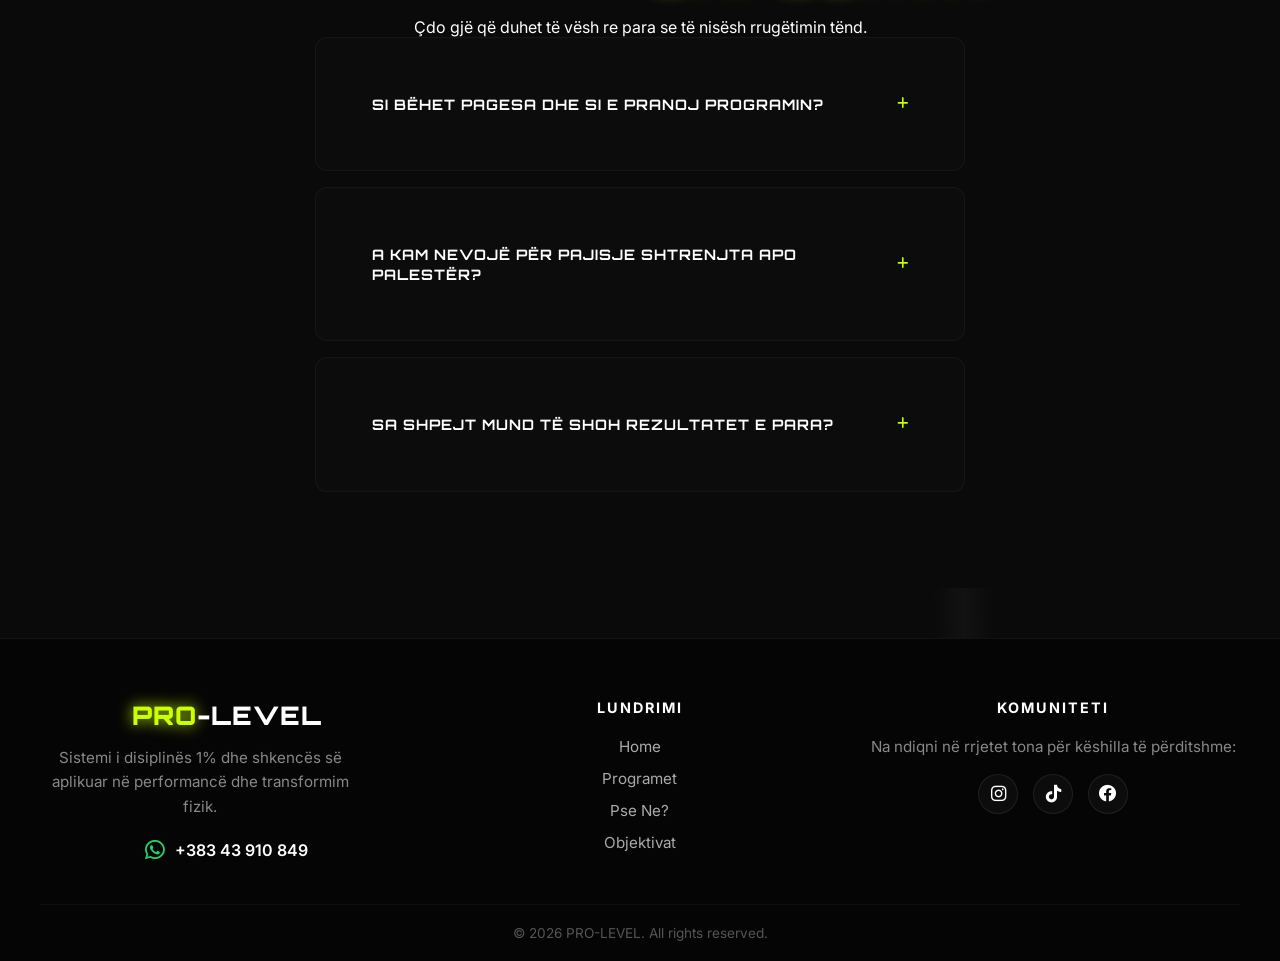
<file: prolevel.html>
<!DOCTYPE html>
<html lang="sq">
<head>
    <meta charset="UTF-8">
    <meta name="viewport" content="width=device-width, initial-scale=1.0">
    <title>PRO-LEVEL | Arrij Nivelin Profesionist</title>
    <link href="https://fonts.googleapis.com/css2?family=Orbitron:wght@400;700&family=Inter:wght@300;500;800&display=swap" rel="stylesheet">
    <link rel="stylesheet" href="prolevel.css">
    <link rel="stylesheet" href="https://cdnjs.cloudflare.com/ajax/libs/font-awesome/6.0.0/css/all.min.css">
    
</head>
<div class="scroll-progress-container">
    <div id="scroll-progress-bar" class="scroll-progress-bar"></div>
</div>
<body>
<div id="preloader">
        <div class="loader-container">
            <div class="loader-ring"></div>
            <div class="loader-logo-holder">
                <img src="prologo2-removebg-preview.png" alt="Pro Level Loading..." class="loader-img">
            </div>
        </div>
    </div>


<div class="bg-glow"></div>
    <div class="grid-overlay"></div>

    <nav class="navbar">
        <div class="logo" style="display: flex; align-items: center; gap: 10px;">
            <img src="prologo2-removebg-preview.png" alt="PRO-LEVEL Logo" class="header-logo">
            <span><span class="neon-text">PRO</span>-LEVEL</span>
        </div>
        
        <ul class="nav-links" id="navLinks">
            <li><a href="#home">Home</a></li>
            <li><a href="#programs">Programet</a></li>
            <li><a href="#why-us">Rreth nesh</a></li>
        </ul>

        <div class="menu-toggle" id="menuToggle">
            <span class="bar"></span>
            <span class="bar"></span>
            <span class="bar"></span>
        </div>
    </nav>
    <header id="home" class="hero">
        <div class="hero-content">
            <div class="badge">Ekskluzivisht në Kosovë</div>
            <h1 class="hero-title">
                NDRYSHO <span class="highlight">LOJËN</span>.<br>
                ARRIJ <span class="neon-text">PRO</span> LEVEL.
            </h1>
            <p class="hero-subtitle">
                Programet shkencore të stërvitjes dhe ushqimit, të ndërtuara për rezultate maksimale. Pavarësisht nëse synimi yt është të shtosh masë muskulore, të humbësh peshë, apo të rritësh performancën fizike – këtu fillon transformimi yt.
            </p>
            <div class="hero-btns">
                <a href="#programs" class="btn-primary">Nise Ndryshimin</a>
                <a href="#process" class="btn-secondary">Mëso më shumë</a>
            </div>
        </div>
        
        <div class="hero-visual">
            <div class="floating-card">
                <img src="prologo2-removebg-preview.png" alt="Pro Level Logo" class="main-logo-3d">
            </div>
        </div>
    </header>
<div class="marquee-container">
        <div class="marquee-track">
            <div class="marquee-item">1% NON-NEGOTIABLE</div>
            <div class="marquee-item"><i class="fas fa-bolt"></i> PRO-LEVEL</div>
            <div class="marquee-item">ANSR TECH</div>
            <div class="marquee-item"><i class="fas fa-shield-alt"></i> GOALKEEPER PRO</div>
            <div class="marquee-item">ULTRA BULK</div>
            <div class="marquee-item"><i class="fas fa-trophy"></i> ELITE SYSTEM</div>
            
            <div class="marquee-item">1% NON-NEGOTIABLE</div>
            <div class="marquee-item"><i class="fas fa-bolt"></i> PRO-LEVEL</div>
            <div class="marquee-item">ANSR TECH</div>
            <div class="marquee-item"><i class="fas fa-shield-alt"></i> GOALKEEPER PRO</div>
            <div class="marquee-item">ULTRA BULK</div>
            <div class="marquee-item"><i class="fas fa-trophy"></i> ELITE SYSTEM</div>
        </div>
    </div>

    <section class="stats">
        <div class="stat-item">
            <h3 class="stat-num" data-val="100">0</h3>
            <p>Klientë</p>
        </div>
        <div class="stat-item">
            <h3 class="stat-num" data-val="100">0</h3>
            <p>Disiplinë %</p>
        </div>
        <div class="stat-item">
            <h3 class="stat-num" data-val="24">0</h3>
            <p>Support 24/7</p>
        </div>
    </section>

<section id="process" class="process-section">
        <div class="section-header">
            <h2 class="section-title">PROCESI ME <span class="neon-text">3 HAPA</span></h2>
            <p class="section-desc">Rruga jote drejt performancës elitare është e thjeshtë dhe e qartë.</p>
        </div>

        <div class="process-grid">
            <div class="process-step">
                <div class="step-num">01</div>
                <div class="step-icon"><i class="fas fa-calculator"></i></div>
                <h3>Zgjidh Programin</h3>
                <p>Përdor kalkulatorin tonë ose zgjidh direkt planin që i përshtatet qëllimit tënd fizik (Shtim peshe, Humbje peshe, apo Performancë).</p>
            </div>
            <div class="process-step">
                <div class="step-num">02</div>
                <div class="step-icon"><i class="fas fa-dumbbell"></i></div>
                <h3>Ndiq Udhëzimet</h3>
                <p>Prano materialin tënd digjital menjëherë. Çdo ushtrim, set, dhe vakt ushqimor është i kalkuluar me saktësi shkencore për trupin tënd.</p>
            </div>
            <div class="process-step">
                <div class="step-num">03</div>
                <div class="step-icon"><i class="fas fa-trophy"></i></div>
                <h3>Arrij Rezultatin</h3>
                <p>Me disiplinën 1% Non-Negotiable dhe mbështetjen tonë të vazhdueshme, transformimi yt fizik është i pashmangshëm.</p>
            </div>
        </div>
    </section>

  <section id="programs" class="programs-section">
    <div class="section-header">
        <h2 class="section-title">ZGJIDH <span class="neon-text">PROGRAMIN</span> TËND</h2>
        <p class="section-desc">Planifikim i detajuar për rezultate maksimale. Pa justifikime.</p>
    </div>

    <div class="pricing-toggle-container">
        <span class="toggle-label active" id="label-monthly">1 MUAJ</span>
        <div class="pricing-toggle" onclick="togglePricing()">
            <div class="toggle-ball" id="toggle-ball"></div>
        </div>
        <span class="toggle-label" id="label-quarterly">3 MUAJ <span class="save-badge">-30%</span></span>
    </div>

    <div class="programs-grid">
        <div class="program-card">
            <div class="card-glow"></div>
            <div class="card-content">
                <div class="program-icon"><i class="fas fa-utensils"></i></div>
                <h3>PRO-BULK GUIDE</h3>
                <p>Shto peshë dhe masë muskulore të pastër me ushqime vendore. Plani i saktë i kalorive dhe stërvitjes intensive.</p>
                <ul class="program-features">
                    <li><i class="fas fa-check"></i> Plani ushqimor i personalizuar (Bulk)</li>
                    <li><i class="fas fa-check"></i> Programi i Palestrës / Hipertrofi</li>
                    <li><i class="fas fa-check"></i> Lista e blerjeve & Suplementet</li>
                </ul>
                <div class="price">
                    <span class="old-price">19.99€</span>
                    <span class="current-price">
                        <span class="price-value" id="price-bulk" data-monthly="9.99" data-quarterly="20.99">9.99</span>€<span class="price-period" id="period-bulk">/muaj</span>
                    </span>
                </div>
                <a href="#" class="btn-buy">MERRE TANI</a>
            </div>
        </div>

        <div class="program-card">
            <div class="card-glow"></div>
            <div class="card-content">
                <div class="program-icon"><i class="fas fa-fire"></i></div>
                <h3>PRO-SHRED GUIDE</h3>
                <p>Shkri dhjamin dhe zëvendësoje me muskuj pa u uritur. Plani i thjeshtë që funksionon me ushqimet e shtëpisë.</p>
                <ul class="program-features">
                    <li><i class="fas fa-check"></i> Plani ushqimor për deficit kalorik</li>
                    <li><i class="fas fa-check"></i> Programi i stërvitjes (Kardi & Peshë)</li>
                    <li><i class="fas fa-check"></i> Protokolli i agjërimit (Opsional)</li>
                </ul>
                <div class="price">
                    <span class="old-price">19.99€</span>
                    <span class="current-price">
                        <span class="price-value" id="price-shred" data-monthly="9.99" data-quarterly="20.99">9.99</span>€<span class="price-period" id="period-shred">/muaj</span>
                    </span>
                </div>
                <a href="#" class="btn-buy">MERRE TANI</a>
            </div>
        </div>

        <div class="program-card">
            <div class="card-glow"></div>
            <div class="card-content">
                <div class="program-icon"><i class="fas fa-futbol"></i></div>
                <h3>GOALKEEPER PRO</h3>
                <p>Rrit eksplozivitetin, kërcimin vertikal dhe reflekset. Programi i përdorurnga profesionistët.</p>
                <ul class="program-features">
                    <li><i class="fas fa-check"></i> Eksploziviteti 6-javor</li>
                    <li><i class="fas fa-check"></i> Ushtrimet e kërcimit dhe reflekseve</li>
                    <li><i class="fas fa-check"></i> Video udhëzuese për çdo ushtrim</li>
                </ul>
                <div class="price">
                    <span class="old-price">24.99€</span>
                    <span class="current-price">
                        <span class="price-value" id="price-goalie" data-monthly="14.99" data-quarterly="31.49">14.99</span>€<span class="price-period" id="period-goalie">/muaj</span>
                    </span>
                </div>
                <a href="#" class="btn-buy">MERRE TANI</a>
            </div>
        </div>
    </div>
</section>

       <section class="guarantee-section">
        <div id="guarantee-trigger" class="guarantee-box">
            <div class="guarantee-badge">GARANCI 100%</div>
            <div class="guarantee-icon">
                <i class="fas fa-shield-alt"></i>
            </div>
            <div class="guarantee-text">
                <h3>REZULTAT I GARANTUAR OSE RIMBURSIM I PLOTË</h3>
                <p>Nëse i ndjek udhëzimet tona me përpjekje maksimale për 30 ditë (1% Non-Negotiable) dhe nuk vëren asnjë ndryshim në performancë apo peshë, na shkruaj. Ne do të rimbursojmë çdo cent. Pa pyetje të tepërta, pa burokraci.</p>
            </div>
        </div>
    </section>

<section id="bmi-calc" class="bmi-section">
    <div class="bmi-container">
        <div class="bmi-content">
            <h2 class="section-title">LLOGARIT <span class="neon-text">BMI</span>-N TËND</h2>
            <p>Zbuloni nëse jeni në zonën e duhur për stërvitje apo keni nevojë për ndryshim imediat.</p>
            
            <div class="bmi-form">
                <div class="input-group">
                    <label>Pesha (kg)</label>
                    <input type="number" id="weight" placeholder="Psh. 75">
                </div>
                <div class="input-group">
                    <label>Gjatësia (cm)</label>
                    <input type="number" id="height" placeholder="Psh. 180">
                </div>
                <button id="calculate-bmi" class="btn-primary" onclick="calculateBMI()">Kalkulo Rezultatin</button>
            </div>
        </div>

        <div id="bmi-result-card" class="bmi-result-card hidden">
            <h3>Rezultati Juaj: <span id="bmi-value">0</span></h3>
            <p id="bmi-status">Shkruani të dhënat...</p>
            <div class="bmi-advice">
                <p id="pro-advice">Këshilla PRO: </p>
                <a href="#programs" id="advice-btn" class="btn-secondary">Shiko Programin e Rekomanduar</a>
            </div>
        </div>
    </div>
</section>

   <section id="why-us" class="why-section">
    <div class="why-container">
        <h2 class="section-title">PSE <span class="neon-text">PRO-LEVEL</span>?</h2>
        <p class="why-desc">Ne nuk jemi thjesht një faqe fitnesi. Ne jemi rezultati i disiplinës 1% dhe shkencës së pastër të aplikuar në transformimin tënd fizik.</p>
        
       <div class="why-badges">
    <div class="badge-item">
        <span class="badge-number counter" data-target="1">0</span><span class="badge-number">%</span>
        <span class="badge-text">DISIPLINË NON-NEGOTIABLE</span>
    </div>
    <div class="badge-item">
        <span class="badge-number counter" data-target="100">0</span><span class="badge-number">%</span>
        <span class="badge-text">PROGRAME SHKENCORE</span>
    </div>
</div>
    </div>
   </section>

   

   <section id="results-focus" class="results-section">
    <div class="results-container">
        <h2 class="section-title">REZULTATET <span class="neon-text">REALE</span></h2>
        <p class="section-subtitle">Sistemi ynë bazohet në shkencë, jo në fat. Kjo është ajo që do të dominosh:</p>
        
        <div class="focus-grid">
            <div class="focus-card">
                <div class="focus-icon"><i class="fas fa-dumbbell"></i></div>
                <h3>Hipertrofi & Strukturë</h3>
                <p>"Nga llogaritja e saktë e makroelementeve deri te programi i thyerjes së limiteve në palestër. Çdo javë është e dizajnuar për progres të matshëm."</p>
                <span class="focus-tag">PRO-BULK & SHRED</span>
            </div>

            <div class="focus-card">
    <div class="focus-icon"><i class="fas fa-bolt"></i></div>
    <h3>Atletikë & Eksplozivitet</h3>
    <p>"Sistemi i dizajnuar për futbollistë dhe atletë që duan të dominojnë fushën. Rritje e kërcimit vertikal, shpejtësisë së nisjes, reflekseve dhe forcës funksionale."</p>
    <span class="focus-tag">ATHLETE & GOALKEEPER PRO</span>
</div>
        </div>
    </div>
</section>

<section id="cta-final" class="cta-final-section">
        <div class="cta-blur-glow"></div>
        <div class="cta-container">
            <h2 class="cta-title">Koha për të zgjedhur: <br><span class="neon-text">Justifikime apo Rezultate?</span></h2>
            <p class="cta-desc">Mos e lër për nesër atë që mund ta fillosh sot. Kliko më poshtë dhe nis rrugëtimin tënd drejt versionit më të fortë të vetes.</p>
            
            <div class="cta-buttons">
                <a href="#programs" class="btn-primary">Nis Programin Tani</a>
                <a href="https://wa.me/38343910849?text=Përshëndetje!%20Jam%20i%20interesuar%20për%20programet%20PRO-LEVEL." target="_blank" class="btn-whatsapp">
                    <i class="fab fa-whatsapp"></i> Na Shkruaj në WhatsApp
                </a>
            </div>
        </div>
    </section>
   <section id="application" class="contact-section">
    <div class="section-header">
        <h2 class="section-title">NIS <span class="neon-text">TRANSFORMIMIN</span></h2>
        <p class="section-desc">Plotëso të dhënat dhe ekipi ynë do të të kontaktojë brenda pak minutave.</p>
    </div>

    <div class="form-container">
        <form id="prolevel-form" onsubmit="sendToWhatsApp(event)">
            
            <div class="input-group">
                <label for="client-name">EMRI DHE MBIEMRI</label>
                <input type="text" id="client-name" class="interactive-input" placeholder="Filan Fisteku" required>
                <span class="input-tooltip">Hapi i parë drejt disiplinës fillon me emrin tënd.</span>
            </div>

            <div class="input-group">
                <label for="client-weight">PESHA AKTUALE (KG)</label>
                <input type="number" id="client-weight" class="interactive-input" placeholder="p.sh. 70" required>
                <span class="input-tooltip">Ji i sinqertë. Këtu fillon kalkulimi i saktë.</span>
            </div>

            <div class="input-group" style="margin-bottom: 30px;"> 
                <label for="client-goal">PROGRAMI QË DONI TË NISNI</label>
                <select id="client-goal" class="interactive-input" required style="position: relative; z-index: 10;">
                    <option value="" disabled selected>Zgjidh programin...</option>
                    <option value="PRO-BULK GUIDE">PRO-BULK GUIDE (Shtim Peshe & Muskuj)</option>
                    <option value="PRO-SHRED GUIDE">PRO-SHRED GUIDE (Humbje Peshe & Definicion)</option>
                    <option value="GOALKEEPER PRO">GOALKEEPER PRO (Reflekse & Kërcim)</option>
                </select>
                <span class="input-tooltip">Zgjidh rrugën tënde. Mos gënje veten këtu.</span>
            </div>

            <button type="submit" class="form-submit-btn">
                DËRGO APLIKIMIN <i class="fas fa-paper-plane"></i>
            </button>
        </form>
    </div>
</section>

<script>
function sendToWhatsApp(event) {
    event.preventDefault();

    const name = document.getElementById('client-name').value.trim();
    const weight = document.getElementById('client-weight').value.trim();
    const goal = document.getElementById('client-goal').value;

    const phoneNumber = "38343910849";

    // Formatim ultra i thjeshtë pa pika ose simbole që nxisin përkthyesit e shfletuesve
    const message = "Aplikim i ri për PRO LEVEL\n\n" +
                    "Emri dhe Mbiemri " + name + "\n" +
                    "Pesha aktuale " + weight + " KG\n" +
                    "Programi i zgjedhur " + goal;

    const encodedMessage = encodeURIComponent(message);
    const whatsappUrl = "https://wa.me/" + phoneNumber + "?text=" + encodedMessage;

    window.open(whatsappUrl, '_blank');
}
</script>

 <section id="faq" class="faq-section">
    <h2 class="section-title">PYETJET E <span class="neon-text">SHPESHTA</span></h2>
    <p class="faq-subtitle">Çdo gjë që duhet të vësh re para se të nisësh rrugëtimin tënd.</p>

    <div class="faq-container">
        
        <div class="faq-item">
            <button class="faq-question" onclick="toggleFaq(this)">
                <span>SI BËHET PAGESA DHE SI E PRANOJ PROGRAMIN?</span>
                <i class="fas fa-plus"></i>
            </button>
            <div class="faq-answer">
                <p>
                    <strong>Për Kosovë:</strong> Pagesa bëhet përmes transferit bankar direkt në llogarinë tonë në <strong>Raiffeisen Bank</strong> (përmes e-banking ose në degë).<br><br>
                    <strong>Për Diasporë:</strong> Pagesa bëhet thjesht dhe shpejt përmes aplikacioneve <strong>Western Union</strong> ose <strong>MoneyGram</strong> direkt nga telefoni juaj.<br><br>
                    <strong>Pranimi i programit:</strong> Sapo të bëni transferin, na dërgoni një foto të dëshmisë (apo kodin MTCN për diasporë) in WhatsApp. Programin digjital të detajuar e pranoni <strong>menjëherë brenda 5 minutave</strong> në WhatsApp ose email.
                </p>
            </div>
        </div>

        <div class="faq-item">
            <button class="faq-question" onclick="toggleFaq(this)">
                <span>A KAM NEVOJË PËR PAJISJE SHTRENJTA APO PALESTËR?</span>
                <i class="fas fa-plus"></i>
            </button>
            <div class="faq-answer">
                <p>
                    <strong>Për PRO-BULK &amp; PRO-SHRED:</strong> Palestra është e rekomanduar për të arritur rezultate maksimale dhe hipertrofi të pastër. Megjithatë, programet mund të përshtaten plotësisht edhe për stërvitje në shtëpi apo Calisthenics nëse zotëroni pajisje bazike (si rripa rezistence apo shtanga).<br><br>
                    <strong>Për ATHLETE &amp; GOALKEEPER PRO:</strong> Fokusimi kryesor është në fushë të futbollit, park ose hapësirë të hapur. Ushtrimet bazohen në peshën e trupit tuaj, eksplozivitet natyral, shpejtësi dhe reflekse, kështu që nuk keni nevojë për asnjë pajisje të shtrenjtë palestre.
                </p>
            </div>
        </div>

        <div class="faq-item">
            <button class="faq-question" onclick="toggleFaq(this)">
                <span>SA SHPEJT MUND TË SHOH REZULTATET E PARA?</span>
                <i class="fas fa-plus"></i>
            </button>
            <div class="faq-answer">
                <p>
                    <strong>Java 1-2 (Performanca &amp; Energjia):</strong> Nëse ndjek rregullin tonë të rreptë "1% Non-Negotiable", ndryshimet e para do t'i vëresh në nivelet e energjisë, rikuperimin e shpejtë dhe eksplozivitetit gjatë stërvitjeve në fushë apo palestër.<br><br>
                    <strong>Java 4-6 (Ndryshimet Fizike):</strong> Kjo është koha kur metabolizmi dhe struktura jote fillojnë të përshtaten dukshëm. Ndryshimet e para vizuale në pasqyrë (shtimi i masës muskulore ose definicioni) bëhen të matshme pas muajit të parë të disiplinës së plotë ushqimore.
                </p>
            </div>
        </div>

    </div>
</section>


   <footer class="main-footer">
    <div class="footer-container">
        <div class="footer-brand">
            <div class="footer-logo">
                <span class="neon-text">PRO</span>-LEVEL
            </div>
            <p class="brand-tagline">Sistemi i disiplinës 1% dhe shkencës së aplikuar në performancë dhe transformim fizik.</p>
            
            <div class="footer-contact" style="margin-top: 20px;">
                <a href="https://wa.me/38343910849" target="_blank" style="display: inline-flex; align-items: center; gap: 10px; color: #fff; text-decoration: none; font-weight: 600; transition: color 0.3s ease;">
                    <i class="fab fa-whatsapp" style="color: #25D366; font-size: 1.4rem;"></i>
                    <span>+383 43 910 849</span>
                </a>
            </div>
        </div>

        <div class="footer-links">
            <h4>LUNDRIMI</h4>
            <ul>
                <li><a href="#home">Home</a></li>
                <li><a href="#programs">Programet</a></li>
                <li><a href="#why-us">Pse Ne?</a></li>
                <li><a href="#results-focus">Objektivat</a></li>
            </ul>
        </div>

        <div class="footer-social-section">
            <h4>KOMUNITETI</h4>
            <p>Na ndiqni në rrjetet tona për këshilla të përditshme:</p>
            <div class="social-icons">
                <a href="https://www.instagram.com/prolevelks?utm_source=ig_web_button_share_sheet&igsh=ZDNlZDc0MzIxNw==" target="_blank" aria-label="Instagram"><i class="fab fa-instagram"></i></a>
                <a href="https://www.tiktok.com/@prolevelks?_r=1&_t=ZS-96y4AS5srhp" target="_blank" aria-label="TikTok"><i class="fab fa-tiktok"></i></a>
                <a href="https://www.facebook.com/share/18fLiTNeoc/" target="_blank" aria-label="Facebook"><i class="fab fa-facebook"></i></a>
            </div>
        </div>
    </div>

    <div class="footer-bottom">
        <p>&copy; 2026 PRO-LEVEL. All rights reserved.</p>
    </div>
</footer>

<script>
    const menuToggle = document.getElementById('menuToggle');
    const navLinks = document.getElementById('navLinks');

    menuToggle.addEventListener('click', () => {
        navLinks.classList.toggle('active');
    });
</script>

<script>
document.addEventListener("DOMContentLoaded", function () {
    // Targetojmë të gjitha section-et që duam t'i animojmë
    const sections = document.querySelectorAll("section");

    // U shtojmë klasën fillestare të animacionit të gjitha section-eve përveç Hero (e para)
    sections.forEach((section, index) => {
        if (index !== 0) { // Hero section nuk e fshehim që mos të ketë vonesë sapo hapet faqja
            section.classList.add("reveal-section");
        }
    });

    // Krijojmë vëzhguesin e scroll-it
    const sectionObserver = new IntersectionObserver((entries, observer) => {
        entries.forEach(entry => {
            if (entry.isIntersecting) {
                entry.target.classList.add("active");
                observer.unobserve(entry.target); // E ndalojmë vëzhgimin pasi animacioni të kryhet një herë
            }
        });
    }, {
        threshold: 0.15 // Animacioni ndizet kur 15% e section-it hyn në ekran
    });

    // Nisim vëzhgimin për secilën pjesë
    const animatedSections = document.querySelectorAll(".reveal-section");
    animatedSections.forEach(section => {
        sectionObserver.observe(section);
    });
});
</script>

    <script src="prolevel.js"></script>
</body>
</html>
</div>
</body>
</html>
</file>
<file: prolevel.css>
/* --- Variablat dhe Reset --- */
:root {
    --neon-lime: #ccff00; /* Ngjyra jote Cyber Lime */
    --dark-bg: #0a0a0a;
    --card-bg: rgba(255, 255, 255, 0.05);
    --text-main: #ffffff;
    --text-dim: #a0a0a0;
    --orbitron: 'Orbitron', sans-serif;
    --inter: 'Inter', sans-serif;
}

* {
    margin: 0;
    padding: 0;
    box-sizing: border-box;
    scroll-behavior: smooth;
}

/* --- Preloader Style --- */
#preloader {
    position: fixed;
    top: 0;
    left: 0;
    width: 100%;
    height: 100vh;
    background-color: #050505; /* Pak më i errët se faqja për kontrast */
    z-index: 99999; /* Siguron që është mbi ÇDO gjë tjetër */
    display: flex;
    justify-content: center;
    align-items: center;
    transition: opacity 0.6s ease, visibility 0.6s ease;
}

/* Kur JS t'i shtojë këtë klasë, loader-i zhduket me fade-out */
#preloader.fade-out {
    opacity: 0;
    visibility: hidden;
}

.loader-container {
    position: relative;
    width: 150px;
    height: 150px;
    display: flex;
    justify-content: center;
    align-items: center;
}

/* Unaza e jashtme Neon që rrotullohet */
.loader-ring {
    position: absolute;
    width: 100%;
    height: 100%;
    border: 3px solid rgba(255, 255, 255, 0.03);
    border-radius: 50%;
    border-top: 3px solid var(--neon-lime);
    border-right: 3px solid var(--neon-lime);
    animation: spin 1s linear infinite;
    box-shadow: 0 0 20px rgba(204, 255, 0, 0.2);
}

/* Rrethi i brendshëm ku qëndron logoja */
.loader-logo-holder {
    width: 120px;
    height: 120px;
    background: #0a0a0a;
    border-radius: 50%;
    display: flex;
    justify-content: center;
    align-items: center;
    border: 1px solid rgba(255, 255, 255, 0.05);
    box-shadow: inset 0 0 15px rgba(0, 0, 0, 0.8);
    overflow: hidden;
}

/* Logoja dhe efekti i saj i pulsimit */
.loader-img {
    width: 70%;
    height: auto;
    object-fit: contain;
    filter: drop-shadow(0 0 8px var(--neon-lime));
    animation: pulse 1.5s ease-in-out infinite;
}

/* --- Animacionet --- */
@keyframes spin {
    0% { transform: rotate(0deg); }
    100% { transform: rotate(360deg); }
}

@keyframes pulse {
    0%, 100% { transform: scale(0.95); opacity: 0.8; }
    50% { transform: scale(1.05); opacity: 1; filter: drop-shadow(0 0 15px var(--neon-lime)); }
}

body {
    background-color: var(--dark-bg);
    color: var(--text-main);
    font-family: var(--inter);
    overflow-x: hidden;
}

/* --- Background 3D & Effects --- */
.bg-glow {
    position: fixed;
    top: 0;
    left: 0;
    width: 100%;
    height: 100%;
    background: radial-gradient(circle at 50% 50%, rgba(204, 255, 0, 0.07) 0%, transparent 70%);
    z-index: -2;
}

.grid-overlay {
    position: fixed;
    top: 0;
    left: 0;
    width: 100%;
    height: 100%;
    background-image: linear-gradient(rgba(255,255,255,0.03) 1px, transparent 1px),
                      linear-gradient(90deg, rgba(255,255,255,0.03) 1px, transparent 1px);
    background-size: 50px 50px;
    transform: perspective(500px) rotateX(60deg) translateY(-100px);
    transform-origin: top;
    z-index: -1;
    animation: gridMove 20s linear infinite;
}

@keyframes gridMove {
    from { background-position: 0 0; }
    to { background-position: 0 100%; }
}

/* --- Navigation --- */
.navbar {
    display: flex;
    justify-content: space-between;
    align-items: center;
    padding: 2rem 10%;
    position: sticky;
    top: 0;
    z-index: 100;
    background: rgba(10, 10, 10, 0.8);
    backdrop-filter: blur(10px);
}

.logo {
    font-family: var(--orbitron);
    font-weight: 700;
    font-size: 1.5rem;
    letter-spacing: 2px;
}

.neon-text {
    color: var(--neon-lime);
    text-shadow: 0 0 15px var(--neon-lime);
}

.nav-links {
    display: flex;
    list-style: none;
    gap: 3rem;
}

.nav-links a {
    text-decoration: none;
    color: var(--text-dim);
    font-weight: 500;
    transition: 0.3s;
}

.nav-links a:hover {
    color: var(--neon-lime);
}

.nav-cta {
    background: transparent;
    border: 1px solid var(--neon-lime);
    color: var(--neon-lime);
    padding: 0.6rem 1.5rem;
    text-decoration: none;
    font-weight: 600;
    border-radius: 5px;
    transition: 0.4s;
}

.nav-cta:hover {
    background: var(--neon-lime);
    color: black;
    box-shadow: 0 0 20px var(--neon-lime);
}

/* --- Hero Section --- */
.hero {
    display: flex;
    align-items: center;
    justify-content: space-between;
    padding: 5rem 10%;
    min-height: 90vh;
}

.hero-content {
    flex: 1;
}

.badge {
    background: rgba(204, 255, 0, 0.15);
    color: var(--neon-lime);
    padding: 0.4rem 1rem;
    border-radius: 50px;
    font-size: 0.8rem;
    font-weight: 700;
    display: inline-block;
    margin-bottom: 1.5rem;
    border: 1px solid var(--neon-lime);
}

.hero-title {
    font-family: var(--orbitron);
    font-size: 4rem;
    line-height: 1.1;
    margin-bottom: 1.5rem;
}

.hero-subtitle {
    color: var(--text-dim);
    font-size: 1.1rem;
    max-width: 500px;
    line-height: 1.6;
    margin-bottom: 2.5rem;
}

.hero-btns {
    display: flex;
    gap: 1.5rem;
}

.btn-primary {
    background: var(--neon-lime);
    color: black;
    padding: 1rem 2rem;
    text-decoration: none;
    font-weight: 800;
    border-radius: 5px;
    box-shadow: 0 0 25px rgba(204, 255, 0, 0.4);
    transition: 0.3s;
}

.btn-secondary {
    border: 1px solid rgba(255,255,255,0.2);
    color: white;
    padding: 1rem 2rem;
    text-decoration: none;
    font-weight: 600;
    border-radius: 5px;
    transition: 0.3s;
}

.btn-primary:hover { transform: translateY(-5px); box-shadow: 0 0 40px rgba(204, 255, 0, 0.6); }
.btn-secondary:hover { background: rgba(255,255,255,0.05); }

/* --- Hero Visual (3D Float) --- */
.hero-visual {
    flex: 1;
    display: flex;
    justify-content: center;
    position: relative;
}

.floating-card {
    width: 350px;
    height: 350px;
    background: var(--card-bg);
    border: 1px solid rgba(255,255,255,0.1);
    backdrop-filter: blur(15px);
    border-radius: 20px;
    display: flex;
    align-items: center;
    justify-content: center;
    animation: float 6s ease-in-out infinite;
    box-shadow: 0 25px 50px rgba(0,0,0,0.5);
}

.main-logo-3d {
    width: 80%;
    filter: drop-shadow(0 0 20px var(--neon-lime));
}

@keyframes float {
    0%, 100% { transform: translateY(0) rotateY(0); }
    50% { transform: translateY(-30px) rotateY(10deg); }
}

/* --- Stats --- */
.stats {
    display: flex;
    justify-content: space-around;
    padding: 5rem 10%;
    background: rgba(255,255,255,0.02);
    border-top: 1px solid rgba(255,255,255,0.05);
}

.stat-item {
    text-align: center;
}

.stat-num {
    font-family: var(--orbitron);
    font-size: 2.5rem;
    color: var(--neon-lime);
    margin-bottom: 0.5rem;
}

/* --- Programs Section --- */
.programs-section {
    padding: 8rem 10%;
    position: relative;
}

.section-header {
    text-align: center;
    margin-bottom: 5rem;
}

.section-title {
    font-family: var(--orbitron);
    font-size: 3rem;
    margin-bottom: 1rem;
    letter-spacing: 3px;
}

.section-desc {
    color: var(--text-dim);
    font-size: 1.1rem;
}

.programs-grid {
    display: grid;
    grid-template-columns: repeat(auto-fit, minmax(350px, 1fr));
    gap: 3rem;
}

/* --- Program Card (Glassmorphism + Neon) --- */
.program-card {
    position: relative;
    background: var(--card-bg);
    border: 1px solid rgba(255, 255, 255, 0.05);
    border-radius: 20px;
    padding: 3rem;
    overflow: hidden;
    transition: transform 0.4s cubic-bezier(0.175, 0.885, 0.32, 1.275), border 0.3s;
    backdrop-filter: blur(10px);
}

.program-card:hover {
    transform: translateY(-15px) scale(1.02);
    border-color: var(--neon-lime);
    box-shadow: 0 20px 40px rgba(0, 0, 0, 0.4);
}

.card-glow {
    position: absolute;
    top: 0;
    left: 0;
    width: 100%;
    height: 100%;
    background: radial-gradient(circle at center, rgba(204, 255, 0, 0.15) 0%, transparent 70%);
    opacity: 0;
    transition: opacity 0.3s;
    pointer-events: none;
}

.program-card:hover .card-glow {
    opacity: 1;
}

.program-icon {
    font-size: 3rem;
    color: var(--neon-lime);
    margin-bottom: 1.5rem;
    text-shadow: 0 0 15px var(--neon-lime);
}

.program-card h3 {
    font-family: var(--orbitron);
    font-size: 1.8rem;
    margin-bottom: 1rem;
}

.program-card p {
    color: var(--text-dim);
    margin-bottom: 2rem;
    line-height: 1.6;
}

.program-features {
    list-style: none;
    margin-bottom: 2.5rem;
}

.program-features li {
    margin-bottom: 0.8rem;
    font-size: 0.95rem;
    display: flex;
    align-items: center;
    gap: 10px;
}

.program-features i {
    color: var(--neon-lime);
    font-size: 0.8rem;
}

/* --- Pricing & Button --- */
.price {
    margin-bottom: 2rem;
    display: flex;
    align-items: center;
    gap: 15px;
}

.old-price {
    color: var(--text-dim);
    text-decoration: line-through;
    font-size: 1.2rem;
}

.current-price {
    color: white;
    font-size: 2.2rem;
    font-weight: 800;
    font-family: var(--orbitron);
}

.btn-buy {
    display: block;
    width: 100%;
    text-align: center;
    background: white;
    color: black;
    padding: 1.2rem;
    text-decoration: none;
    font-weight: 800;
    border-radius: 8px;
    text-transform: uppercase;
    letter-spacing: 1px;
    transition: 0.3s;
}

.btn-buy:hover {
    background: var(--neon-lime);
    box-shadow: 0 0 30px var(--neon-lime);
    transform: scale(1.05);
}

/* --- About Section --- */
.about-section {
    padding: 10rem 10%;
    background: linear-gradient(to bottom, transparent, rgba(204, 255, 0, 0.02));
}

.founders {
    display: flex;
    gap: 4rem;
    margin-top: 3rem;
}

.founder {
    display: flex;
    flex-direction: column;
}

.founder strong {
    font-family: var(--orbitron);
    font-size: 1.2rem;
    color: var(--neon-lime);
}

.founder span {
    color: var(--text-dim);
    font-size: 0.9rem;
}

/* --- Testimonials --- */
.testimonials {
    padding: 5rem 10%;
    background: rgba(255, 255, 255, 0.01);
}

.testimonials-container {
    display: flex;
    gap: 2rem;
    overflow-x: auto;
    padding: 2rem 0;
    scrollbar-width: none; /* Fsheh scrollbar në Firefox */
}

.testimonials-container::-webkit-scrollbar {
    display: none; /* Fsheh scrollbar në Chrome/Safari */
}

.testimonial-card {
    min-width: 300px;
    background: var(--card-bg);
    padding: 2rem;
    border-radius: 15px;
    border: 1px solid rgba(255, 255, 255, 0.05);
}

.quote {
    font-style: italic;
    color: var(--text-dim);
    margin-bottom: 1.5rem;
    line-height: 1.6;
}

.user-info {
    display: flex;
    align-items: center;
    gap: 15px;
}

.user-info img {
    width: 50px;
    height: 50px;
    border-radius: 50%;
    border: 2px solid var(--neon-lime);
}

/* --- FAQ Section --- */
.faq {
    padding: 5rem 10%;
}

.faq-grid {
    display: grid;
    grid-template-columns: repeat(auto-fit, minmax(300px, 1fr));
    gap: 2rem;
    margin-top: 3rem;
}

.faq-item {
    background: rgba(255, 255, 255, 0.03);
    padding: 2rem;
    border-radius: 10px;
    border-left: 4px solid var(--neon-lime);
}

.faq-item h3 {
    font-family: var(--orbitron);
    font-size: 1.1rem;
    margin-bottom: 1rem;
}

.faq-item p {
    color: var(--text-dim);
    font-size: 0.9rem;
}

/* --- Footer --- */
.main-footer {
    padding: 5rem 10% 2rem;
    border-top: 1px solid rgba(255, 255, 255, 0.05);
    text-align: center;
}

.footer-content p {
    color: var(--text-dim);
    margin: 1.5rem 0;
}

.social-icons {
    display: flex;
    justify-content: center;
    gap: 2rem;
}

.social-icons a {
    color: white;
    font-size: 1.5rem;
    transition: 0.3s;
}

.social-icons a:hover {
    color: var(--neon-lime);
    transform: translateY(-5px);
}

/* --- Process Section Style --- */
.process-section {
    padding: 8rem 10%;
    background: linear-gradient(180deg, rgba(255,255,255,0.01) 0%, rgba(0,0,0,0.4) 100%);
    position: relative;
    border-top: 1px solid rgba(255, 255, 255, 0.02);
}

.process-grid {
    display: grid;
    grid-template-columns: repeat(auto-fit, minmax(280px, 1fr));
    gap: 3rem;
    margin-top: 5rem;
}

.process-step {
    background: var(--card-bg);
    padding: 4rem 2rem 3rem 2rem;
    border-radius: 20px;
    border: 1px solid rgba(255, 255, 255, 0.05);
    position: relative;
    backdrop-filter: blur(10px);
    /* Fillimisht i fshehim për t'i animuar me JS */
    opacity: 0;
    transform: translateY(40px);
    transition: opacity 0.6s ease, transform 0.6s cubic-bezier(0.175, 0.885, 0.32, 1.275);
}

/* Klasa që do të shtohet dinamikisht nga JS */
.process-step.revealed {
    opacity: 1;
    transform: translateY(0);
}

.process-step:hover {
    border-color: var(--neon-lime);
    box-shadow: 0 15px 30px rgba(0, 0, 0, 0.5);
}

.step-num {
    font-family: var(--orbitron);
    font-size: 4rem;
    font-weight: 900;
    color: rgba(255, 255, 255, 0.02);
    position: absolute;
    top: 10px;
    right: 20px;
    transition: 0.4s ease;
}

.process-step:hover .step-num {
    color: var(--neon-lime);
    text-shadow: 0 0 20px var(--neon-lime);
    opacity: 0.2;
}

.step-icon {
    font-size: 2rem;
    color: var(--neon-lime);
    margin-bottom: 1.5rem;
    text-shadow: 0 0 10px rgba(204, 255, 0, 0.3);
}

.process-step h3 {
    font-family: var(--orbitron);
    font-size: 1.4rem;
    margin-bottom: 1rem;
    letter-spacing: 1px;
}

.process-step p {
    color: var(--text-dim);
    font-size: 0.95rem;
    line-height: 1.6;
}

/* --- Guarantee Box Styling --- */
.guarantee-box {
    margin-top: 6rem;
    background: linear-gradient(135deg, rgba(204, 255, 0, 0.03) 0%, rgba(255, 255, 255, 0.01) 100%);
    border: 1px solid rgba(255, 255, 255, 0.05);
    border-radius: 24px;
    padding: 3.5rem 3rem;
    display: flex;
    align-items: center;
    gap: 3rem;
    position: relative;
    backdrop-filter: blur(15px);
    overflow: visible;
    transition: all 0.5s cubic-bezier(0.4, 0, 0.2, 1);
    z-index: 10;
}

/* Badge e vogël sipër kutisë */
.guarantee-badge {
    position: absolute;
    top: 0;
    left: 3rem;
    transform: translateY(-50%);
    background: var(--neon-lime);
    color: black;
    padding: 0.4rem 1.2rem;
    font-family: var(--orbitron);
    font-size: 0.75rem;
    font-weight: 900;
    border-radius: 50px;
    letter-spacing: 1px;
    box-shadow: 0 0 15px rgba(204, 255, 0, 0.4);
    z-index: 100;
}

/* Ikona e mburojës */
.guarantee-icon {
    font-size: 4rem;
    color: var(--neon-lime);
    transition: transform 0.5s ease;
}

.guarantee-text h3 {
    font-family: var(--orbitron);
    font-size: 1.4rem;
    margin-bottom: 0.7rem;
    letter-spacing: 1px;
    color: white;
}

.guarantee-text p {
    color: var(--text-dim);
    font-size: 1rem;
    line-height: 1.6;
    max-width: 800px;
}

/* --- Klasa e animacionit që do të aktivizohet me JS --- */
.guarantee-box.active-glow {
    border-color: var(--neon-lime);
    box-shadow: 0 0 40px rgba(204, 255, 0, 0.15);
}

.guarantee-box.active-glow .guarantee-icon {
    transform: scale(1.1);
    text-shadow: 0 0 25px var(--neon-lime);
}
/* --- Final CTA Section --- */
.cta-final-section {
    padding: 10rem 10%;
    position: relative;
    text-align: center;
    overflow: hidden;
    background: linear-gradient(180deg, rgba(0,0,0,0) 0%, rgba(204, 255, 0, 0.01) 100%);
}

.cta-blur-glow {
    position: absolute;
    bottom: -50px;
    left: 50%;
    transform: translateX(-50%);
    width: 300px;
    height: 300px;
    background: rgba(204, 255, 0, 0.1);
    filter: blur(100px);
    border-radius: 50%;
    z-index: -1;
}

.cta-container {
    max-width: 800px;
    margin: 0 auto;
}

.cta-title {
    font-family: var(--orbitron);
    font-size: 3.5rem;
    line-height: 1.2;
    margin-bottom: 1.5rem;
    letter-spacing: 2px;
}

.cta-desc {
    color: var(--text-dim);
    font-size: 1.2rem;
    line-height: 1.7;
    margin-bottom: 3rem;
}

.cta-buttons {
    display: flex;
    justify-content: center;
    gap: 2rem;
}

/* Butoni specifik për WhatsApp */
.btn-whatsapp {
    background: #25d366;
    color: white;
    padding: 1rem 2rem;
    text-decoration: none;
    font-weight: 700;
    border-radius: 5px;
    display: inline-flex;
    align-items: center;
    gap: 10px;
    box-shadow: 0 0 20px rgba(37, 211, 102, 0.3);
    transition: 0.3s cubic-bezier(0.175, 0.885, 0.32, 1.275);
}

.btn-whatsapp:hover {
    transform: translateY(-5px);
    box-shadow: 0 0 35px rgba(37, 211, 102, 0.6);
    background: #20ba5a;
}
/* --- Mobile Sticky Action Bar --- */
.sticky-action-bar {
    position: fixed;
    bottom: -100px; /* Fillimisht i fshehur poshtë ekranit */
    left: 50%;
    transform: translateX(-50%);
    width: calc(100% - 2rem);
    max-width: 450px;
    background: rgba(10, 10, 10, 0.85);
    border: 1px solid rgba(204, 255, 0, 0.2);
    backdrop-filter: blur(15px);
    padding: 0.8rem 1.2rem;
    border-radius: 16px;
    display: flex;
    justify-content: space-between;
    align-items: center;
    box-shadow: 0 10px 30px rgba(0, 0, 0, 0.5), 0 0 20px rgba(204, 255, 0, 0.05);
    z-index: 99999; /* Mbi çdo gjë tjetër përveç kursorit dhe preloader-it */
    transition: bottom 0.4s cubic-bezier(0.175, 0.885, 0.32, 1.275);
}

/* Klasa që do të shtohet nga JS kur përdoruesi bën scroll */
.sticky-action-bar.show-bar {
    bottom: 1.5rem; /* Ngrihet lart mbi fundin e ekranit me efekt elegant */
}

.sticky-bar-text {
    display: flex;
    flex-direction: column;
    gap: 2px;
}

.sticky-bar-text span {
    font-size: 0.65rem;
    color: var(--text-dim);
    font-family: var(--orbitron);
    letter-spacing: 1px;
}

.sticky-bar-text strong {
    font-size: 0.9rem;
    color: white;
    font-family: var(--orbitron);
    letter-spacing: 1px;
}

.sticky-bar-btn {
    background: var(--neon-lime);
    color: black;
    text-decoration: none;
    padding: 0.6rem 1.2rem;
    font-family: var(--orbitron);
    font-size: 0.8rem;
    font-weight: 900;
    border-radius: 8px;
    display: flex;
    align-items: center;
    gap: 6px;
    box-shadow: 0 0 15px rgba(204, 255, 0, 0.3);
    -webkit-tap-highlight-color: transparent;
}

.sticky-bar-btn:active {
    transform: scale(0.95);
}

/* Fshehe plotësisht në Desktop sepse aty nuk ka sens */
@media (min-width: 769px) {
    .sticky-action-bar {
        display: none !important;
    }
}

/* --- Pricing Toggle Styling --- */
.pricing-toggle-container {
    display: flex;
    justify-content: center;
    align-items: center;
    gap: 1.5rem;
    margin-bottom: 4rem;
    -webkit-tap-highlight-color: transparent;
}

.toggle-label {
    font-family: var(--orbitron);
    font-size: 0.9rem;
    font-weight: 700;
    color: var(--text-dim);
    transition: color 0.3s ease;
}

.toggle-label.active {
    color: white;
}

.save-badge {
    background: var(--neon-lime);
    color: black;
    font-size: 0.7rem;
    padding: 0.2rem 0.5rem;
    border-radius: 4px;
    font-weight: 900;
    margin-left: 5px;
    box-shadow: 0 0 10px rgba(204, 255, 0, 0.3);
}

.pricing-toggle {
    width: 60px;
    height: 32px;
    background: rgba(255, 255, 255, 0.05);
    border: 1px solid rgba(255, 255, 255, 0.1);
    border-radius: 50px;
    cursor: pointer;
    position: relative;
    transition: background-color 0.3s;
}

.pricing-toggle:hover {
    border-color: var(--neon-lime);
}

.toggle-ball {
    width: 24px;
    height: 24px;
    background: white;
    border-radius: 50%;
    position: absolute;
    top: 3px;
    left: 4px;
    transition: transform 0.3s cubic-bezier(0.175, 0.885, 0.32, 1.275), background-color 0.3s;
}

/* Kur aktivizohet paketa 3 mujore */
.pricing-toggle.yearly-active {
    background: rgba(204, 255, 0, 0.1);
    border-color: var(--neon-lime);
}

.pricing-toggle.yearly-active .toggle-ball {
    transform: translateX(26px);
    background: var(--neon-lime);
    box-shadow: 0 0 10px var(--neon-lime);
}

/* Animacioni i ndryshimit të numrave */
.price-value {
    display: inline-block;
    transition: transform 0.2s ease, opacity 0.2s ease;
}

.price-value.pop-effect {
    transform: scale(1.2);
    color: var(--neon-lime);
}
/* --- Infinite Marquee Section --- */
.marquee-container {
    width: 100%;
    overflow: hidden;
    background: rgba(204, 255, 0, 0.02);
    border-top: 1px solid rgba(255, 255, 255, 0.02);
    border-bottom: 1px solid rgba(255, 255, 255, 0.02);
    padding: 1.5rem 0;
    position: relative;
}

/* Krijon efektin 'fade' në anët majtas dhe djathtas që logot të zhduken gradualisht */
.marquee-container::before,
.marquee-container::after {
    content: "";
    position: absolute;
    top: 0;
    width: 15%;
    height: 100%;
    z-index: 2;
    pointer-events: none;
}

.marquee-container::before {
    left: 0;
    background: linear-gradient(90deg, #0a0a0a 0%, transparent 100%);
}

.marquee-container::after {
    right: 0;
    background: linear-gradient(-90deg, #0a0a0a 0%, transparent 100%);
}

.marquee-track {
    display: flex;
    width: max-content;
    animation: scrollMarquee 25s linear infinite;
}

.marquee-item {
    font-family: var(--orbitron);
    font-size: 1.1rem;
    font-weight: 800;
    color: rgba(255, 255, 255, 0.3);
    letter-spacing: 3px;
    padding: 0 3rem;
    display: flex;
    align-items: center;
    gap: 10px;
    white-space: nowrap;
    transition: color 0.3s ease;
}

.marquee-item i {
    color: var(--neon-lime);
    opacity: 0.5;
}

/* Kur përdoruesi ndalon mausin sipër (vetëm në desktop), lëvizja ngadalësohet */
.marquee-container:hover .marquee-track {
    animation-play-state: paused;
}

.marquee-item:hover {
    color: var(--neon-lime);
    text-shadow: 0 0 10px rgba(204, 255, 0, 0.5);
}

/* --- Scroll Progress Bar --- */
.scroll-progress-container {
    position: fixed;
    top: 0;
    left: 0;
    width: 100%;
    height: 4px; /* Ultra i hollë dhe elegant */
    background: transparent;
    z-index: 100000; /* Mbi çdo shirit navigimi */
}

.scroll-progress-bar {
    height: 100%;
    width: 0%; /* Fillon nga zero */
    background: var(--neon-lime);
    box-shadow: 0 0 10px var(--neon-lime), 0 0 5px var(--neon-lime);
    transition: width 0.1s linear;
}

/* --- Contact Section & Form Styling --- */
.contact-section {
    padding: 6rem 2rem;
    background: #0a0a0a;
    display: flex;
    flex-direction: column;
    align-items: center;
}

.form-container {
    width: 100%;
    max-width: 500px;
    background: rgba(255, 255, 255, 0.01);
    border: 1px solid rgba(255, 255, 255, 0.03);
    padding: 2.5rem;
    border-radius: 20px;
    backdrop-filter: blur(10px);
    box-shadow: 0 20px 40px rgba(0, 0, 0, 0.5);
}

.input-group {
    position: relative;
    margin-bottom: 2rem;
    display: flex;
    flex-direction: column;
}

.input-group label {
    font-family: var(--orbitron);
    font-size: 0.75rem;
    font-weight: 700;
    color: var(--text-dim);
    margin-bottom: 0.6rem;
    letter-spacing: 1px;
}

.interactive-input {
    width: 100%;
    padding: 1rem;
    background: rgba(255, 255, 255, 0.02);
    border: 1px solid rgba(255, 255, 255, 0.08);
    border-radius: 8px;
    color: white;
    font-size: 1rem;
    font-family: inherit;
    transition: border-color 0.3s, background-color 0.3s;
}

.interactive-input:focus {
    outline: none;
    border-color: var(--neon-lime);
    background: rgba(204, 255, 0, 0.02);
}

/* Stili i Tooltip-it Inteligjent */
.input-tooltip {
    font-family: var(--orbitron);
    font-size: 0.7rem;
    color: var(--neon-lime);
    margin-top: 0.5rem;
    opacity: 0;
    transform: translateY(-5px);
    transition: opacity 0.3s ease, transform 0.3s ease;
    pointer-events: none;
    letter-spacing: 0.5px;
}

.interactive-input:focus ~ .input-tooltip {
    opacity: 0.8;
    transform: translateY(0);
}

/* Form Submit Button */
.form-submit-btn {
    width: 100%;
    padding: 1.1rem;
    background: var(--neon-lime);
    color: black;
    border: none;
    border-radius: 8px;
    font-family: var(--orbitron);
    font-size: 0.9rem;
    font-weight: 900;
    letter-spacing: 1px;
    cursor: pointer;
    display: flex;
    justify-content: center;
    align-items: center;
    gap: 10px;
    box-shadow: 0 0 20px rgba(204, 255, 0, 0.2);
    transition: transform 0.2s, box-shadow 0.2s;
    -webkit-tap-highlight-color: transparent;
}

.form-submit-btn:hover {
    box-shadow: 0 0 30px var(--neon-lime);
}

.form-submit-btn:active {
    transform: scale(0.98);
}

/* --- FAQ Accordion Section --- */
.faq-section {
    padding: 6rem 2rem;
    background: #0a0a0a;
    display: flex;
    flex-direction: column;
    align-items: center;
    border-top: 1px solid rgba(255, 255, 255, 0.02);
}

.faq-container {
    width: 100%;
    max-width: 650px;
    display: flex;
    flex-direction: column;
    gap: 1rem;
}

.faq-item {
    background: rgba(255, 255, 255, 0.01);
    border: 1px solid rgba(255, 255, 255, 0.04);
    border-radius: 12px;
    overflow: hidden;
    transition: border-color 0.3s ease, background-color 0.3s ease;
}

.faq-item:hover {
    border-color: rgba(204, 255, 0, 0.2);
    background: rgba(255, 255, 255, 0.02);
}

.faq-question {
    width: 100%;
    padding: 1.5rem;
    background: transparent;
    border: none;
    outline: none;
    color: white;
    font-family: var(--orbitron);
    font-size: 0.9rem;
    font-weight: 700;
    text-align: left;
    display: flex;
    justify-content: space-between;
    align-items: center;
    cursor: pointer;
    gap: 1rem;
    -webkit-tap-highlight-color: transparent;
}

.faq-question span {
    letter-spacing: 1px;
    line-height: 1.4;
}

.faq-question i {
    color: var(--neon-lime);
    font-size: 0.8rem;
    transition: transform 0.3s cubic-bezier(0.175, 0.885, 0.32, 1.275);
}

/* Pjesa e Përgjigjes (E fshehur fillimisht) */
.faq-answer {
    max-height: 0; /* Ky rregull bën të mundur animacionin e hapjes smooth */
    overflow: hidden;
    transition: max-height 0.3s cubic-bezier(0.4, 0, 0.2, 1);
}

.faq-answer p {
    padding: 0 1.5rem 1.5rem 1.5rem;
    color: var(--text-dim);
    font-size: 0.95rem;
    line-height: 1.6;
}

/* Klasa Aktive kur FAQ hapet përmes JS */
.faq-item.faq-active {
    border-color: var(--neon-lime);
    background: rgba(204, 255, 0, 0.01);
}

.faq-item.faq-active .faq-question i {
    transform: rotate(45deg); /* Kthen plusin (+) në një ikone mbylljeje (x) */
    color: white;
}

/* --- Live Sales Toast Notification --- */
.sales-toast-container {
    position: fixed;
    bottom: -100px; /* Fillimisht i fshehur nën ekran */
    left: 2rem;
    background: rgba(10, 10, 10, 0.95);
    border: 1px solid rgba(255, 255, 255, 0.05);
    padding: 1rem 1.5rem;
    border-radius: 12px;
    display: flex;
    align-items: center;
    gap: 1rem;
    z-index: 99999;
    backdrop-filter: blur(15px);
    box-shadow: 0 10px 30px rgba(0, 0, 0, 0.7);
    transition: bottom 0.5s cubic-bezier(0.175, 0.885, 0.32, 1.275);
    pointer-events: none;
}

/* Klasa që shtohet nga JS për ta ngritur lart */
.sales-toast-container.toast-show {
    bottom: 2rem; 
}

.toast-icon {
    width: 35px;
    height: 35px;
    background: rgba(204, 255, 0, 0.1);
    border: 1px solid var(--neon-lime);
    border-radius: 50%;
    display: flex;
    justify-content: center;
    align-items: center;
    color: var(--neon-lime);
    font-size: 0.9rem;
    box-shadow: 0 0 10px rgba(204, 255, 0, 0.2);
}

.toast-content {
    display: flex;
    flex-direction: column;
    gap: 2px;
}

.toast-text {
    font-size: 0.85rem;
    color: white;
    margin: 0;
    font-weight: 500;
}
/* Butoni Burger (I fshehur në laptop) */
.menu-toggle {
    display: none;
    flex-direction: column;
    cursor: pointer;
    gap: 5px;
    z-index: 1000;
}

.menu-toggle .bar {
    width: 25px;
    height: 3px;
    background-color: #ffffff;
    transition: all 0.3s ease;
}

/* Kur ekrani është nën 768px (Telefon) */
@media (max-width: 768px) {
    .menu-toggle {
        display: flex; /* Shfaqet burger menu */
    }

    .nav-links {
        display: none; /* Fshihen linqet horizontale */
        flex-direction: column;
        position: absolute;
        top: 100%; /* Zbret saktësisht nën navbar */
        left: 0;
        width: 100%;
        background-color: #000000; /* Sfondi i zi Luxury */
        padding: 20px 0;
        text-align: center;
        border-bottom: 2px solid #ccff00; /* Linja neon poshtë */
        box-shadow: 0 10px 20px rgba(0, 0, 0, 0.5);
        z-index: 999;
    }

    /* Klasa që do të shtohet me JavaScript kur klikohet menuja */
    .nav-links.active {
        display: flex;
    }

    .nav-links li {
        margin: 15px 0; /* Hapësirë mes linqeve në telefon */
        list-style: none;
    }

    .nav-links a {
        font-size: 1.2rem;
        display: block;
        width: 100%;
    }
}

/* Seksioni i ri prind për qendrim */
.guarantee-section {
    width: 100%;
    padding: 60px 20px;
    display: flex;
    justify-content: center; /* E shtyn kutinë saktësisht në mes të ekranit */
}

/* Kutia jote ekzistuese, tani e kufizuar në gjerësi */
.guarantee-box {
    max-width: 850px; /* Kjo e ndalon të zgjatet si fshat në laptop */
    width: 100%;
    position: relative;
    padding: 35px 25px;
    display: flex;
    align-items: center;
    gap: 25px;
    /* Këtu CSS-i yt ekzistues për border, background dhe border-radius do të aplikohet automatikisht */
}

/* Rregullimi për telefon që të mos shtypet ikona me tekstin */
@media (max-width: 768px) {
    .guarantee-box {
        flex-direction: column;
        text-align: center;
        padding-top: 50px; /* Hapësirë shtesë për badg-in lart */
    }
}

.toast-text strong {
    color: var(--neon-lime);
    font-weight: 700;
}



/* RREGULLAT NE CSS */
.header-logo {
    height: 40px; /* Kjo e zvogëlon logon saktësisht sa duhet për header */
    width: auto;   /* E mban raportin e figurës saktë */
    margin-right: 10px; /* Krijo pak hapësirë mes logos dhe tekstit nëse e shton më vonë */
    vertical-align: middle; /* E rreshton me tekstin */
    filter: drop-shadow(0 0 5px #ccff00); /* I jep një dritë të vogël neon shtesë për kontrast */
}

.toast-time {
    font-family: var(--orbitron);
    font-size: 0.65rem;
    color: var(--text-dim);
    letter-spacing: 0.5px;
}

/* --- Premium Footer Styles --- */
.main-footer {
    width: 100%;
    background-color: #050505; /* E zezë shumë e mbyllur për kontrast */
    border-top: 1px solid rgba(255, 255, 255, 0.05); /* Vijë e hollë ndarëse */
    padding: 60px 20px 20px 20px;
    margin-top: 50px;
}

.footer-container {
    max-width: 1200px;
    margin: 0 auto;
    display: flex;
    justify-content: space-between;
    gap: 40px;
    flex-wrap: wrap; /* Përshtatja për ekrane më të vogla */
}

/* Kolona e Brendit */
.footer-brand {
    flex: 1;
    min-width: 250px;
}

.footer-logo {
    font-size: 1.6rem;
    font-weight: 900;
    color: #ffffff;
    letter-spacing: 1px;
    margin-bottom: 15px;
    font-family: 'Orbitron', sans-serif; /* Ose fontin që përdor për logo */
}

.brand-tagline {
    color: #888888;
    font-size: 0.95rem;
    line-height: 1.6;
    max-width: 320px;
}

/* Kolonat e Linqeve dhe Sociale */
.footer-links, .footer-social-section {
    flex: 1;
    min-width: 200px;
}

.main-footer h4 {
    color: #ffffff;
    font-size: 0.9rem;
    font-weight: 700;
    letter-spacing: 2px;
    margin-bottom: 20px;
    text-transform: uppercase;
}

.footer-links ul {
    list-style: none;
    padding: 0;
    margin: 0;
}

.footer-links ul li {
    margin-bottom: 12px;
}

.footer-links ul li a {
    color: #aaaaaa;
    text-decoration: none;
    font-size: 0.95rem;
    transition: color 0.3s ease;
}

.footer-links ul li a:hover {
    color: #ccff00; /* Ngjyra jote neon në hover */
}

.footer-social-section p {
    color: #888888;
    font-size: 0.95rem;
    margin-bottom: 15px;
    line-height: 1.5;
}

/* Ikona Sociale */
.social-icons {
    display: flex;
    gap: 15px;
}

.social-icons a {
    display: flex;
    justify-content: center;
    align-items: center;
    width: 40px;
    height: 40px;
    background: rgba(255, 255, 255, 0.03);
    border: 1px solid rgba(255, 255, 255, 0.08);
    border-radius: 50%;
    color: #ffffff;
    font-size: 1.1rem;
    text-decoration: none;
    transition: all 0.3s ease;
}

.social-icons a:hover {
    color: #000000;
    background: #ccff00; /* Ndizet në neon kur i afrohesh */
    border-color: #ccff00;
    transform: translateY(-3px);
    box-shadow: 0 5px 15px rgba(204, 255, 0, 0.2);
}

/* Shiriti i fundit fare */
.footer-bottom {
    max-width: 1200px;
    margin: 40px auto 0 auto;
    padding-top: 20px;
    border-top: 1px solid rgba(255, 255, 255, 0.03);
    text-align: center;
}

.footer-bottom p {
    color: #555555;
    font-size: 0.85rem;
}

/* Përshtatja responsive për celular */
@media (max-width: 768px) {
    .footer-container {
        flex-direction: column;
        text-align: center;
        gap: 35px;
    }
    
    .brand-tagline {
        margin: 0 auto;
    }
    
    .social-icons {
        justify-content: center;
    }
}

.results-section {
    width: 100%;
    padding: 100px 20px;
    background: transparent;
    display: flex;
    justify-content: center;
}

.results-container {
    max-width: 1100px;
    width: 100%;
    text-align: center;
}

.section-subtitle {
    color: #888888;
    font-size: 1.1rem;
    margin-top: 10px;
    margin-bottom: 50px;
}

/* Grid-i i kartelave të reja */
.focus-grid {
    display: flex;
    justify-content: center;
    gap: 30px;
    flex-wrap: wrap;
}

.focus-card {
    background: rgba(15, 15, 15, 0.6);
    backdrop-filter: blur(12px);
    -webkit-backdrop-filter: blur(12px);
    border: 1px solid rgba(255, 255, 255, 0.05);
    border-radius: 16px;
    padding: 40px 30px;
    width: 100%;
    max-width: 480px;
    text-align: left;
    position: relative;
    transition: all 0.3s ease;
}

.focus-card:hover {
    border-color: #ccff00; /* Kthehet në neon kur i afrohesh */
    box-shadow: 0 10px 30px rgba(204, 255, 0, 0.05);
    transform: translateY(-5px);
}

.focus-icon {
    font-size: 2rem;
    color: #ccff00;
    margin-bottom: 20px;
}

.focus-card h3 {
    font-size: 1.4rem;
    color: #ffffff;
    margin-bottom: 15px;
    font-weight: 700;
}

.focus-card p {
    color: #aaaaaa;
    font-size: 0.95rem;
    line-height: 1.6;
    margin-bottom: 25px;
    font-style: italic;
}

.focus-tag {
    display: inline-block;
    font-size: 0.75rem;
    font-weight: 700;
    color: #ccff00;
    background: rgba(204, 255, 0, 0.1);
    padding: 5px 12px;
    border-radius: 20px;
    letter-spacing: 1px;
}

/* --- Seksioni Pse Pro-Level (I Centruar) --- */
.why-section {
    width: 100%;
    padding: 100px 20px;
    background: transparent; /* Mbetet transparent mbi rrjetën tënde */
    display: flex;
    justify-content: center;
    align-items: center;
}

.why-container {
    max-width: 1000px;
    width: 100%;
    text-align: center; /* Centron tekstet automatikisht */
    display: flex;
    flex-direction: column;
    align-items: center; /* Centron div-at brenda tij */
}

.why-container h2 {
    font-size: 2.5rem;
    color: #ffffff;
    margin-bottom: 20px;
    font-weight: 900;
    letter-spacing: 1px;
}

.why-subtitle {
    color: #aaaaaa;
    font-size: 1.05rem;
    line-height: 1.6;
    max-width: 800px;
    margin-bottom: 50px;
}

/* Rreshtimi i Numrave (Badges) */
.why-badges {
    display: flex;
    justify-content: center;
    gap: 60px; /* Hapësira mes dy numrave */
    flex-wrap: wrap; /* Përshtatja në celular */
}

.badge-item {
    display: flex;
    flex-direction: column;
    align-items: center; /* Centron tekstin nën numrin */
    text-align: center;
}

.badge-number {
    font-size: 3.5rem;
    font-weight: 900;
    color: #ccff00; /* Ngjyra neon */
    line-height: 1;
}

.badge-text {
    color: #ffffff;
    font-size: 0.85rem;
    font-weight: 700;
    letter-spacing: 1px;
    margin-top: 10px;
}

/* Klasa fillestare për çdo section që do të animohet */
.reveal-section {
    opacity: 0;
    transform: translateY(40px); /* E ul elementin pak më poshtë */
    transition: opacity 0.8s ease-out, transform 0.8s ease-out;
    will-change: opacity, transform;
}

/* Klasa që do të shtohet automatikisht përmes JavaScript kur mbërrin scroll-i */
.reveal-section.active {
    opacity: 1;
    transform: translateY(0); /* E kthen elementin në pozicionin origjinal */
}
/* I bën opsionet brenda dropdown me sfond të zi dhe shkronja të bardha */
#client-goal option {
    background-color: #111111 !important; /* Sfond i zi i pastër */
    color: #ffffff !important;            /* Shkronja të bardha që të ndriçojnë */
    padding: 10px;
}

/* Kjo e heq problemin në disa shfletues që e detyrojnë ngjyrën e bardhë */
#client-goal {
    color: #ffffff;
    background-color: #1a1a1a;
}

/* Sigurohet që opsioni i parë (Zgjidh programin...) të dallohet */
#client-goal option:disabled {
    color: #666666 !important; /* Ngjyrë gri e hapur për placeholder */
}

/* Rregullimi për Celular */
@media (max-width: 768px) {
    .why-badges {
        flex-direction: column;
        gap: 40px;
    }
    .why-container h2 {
        font-size: 2rem;
    }
}

@media (max-width: 768px) {
    .focus-grid {
        flex-direction: column;
        align-items: center;
    }
}

/* Rregullim për Mobile (Mbi shiritin e WhatsApp-it) */
@media (max-width: 768px) {
    .sales-toast-container {
        left: 1rem;
        right: 1rem;
        padding: 0.8rem 1.2rem;
    }
    .sales-toast-container.toast-show {
        bottom: 6.5rem; 
    }
}

/* Rregullim për Mobile */
@media (max-width: 768px) {
    .faq-section {
        padding: 4rem 1rem;
    }
    .faq-question {
        padding: 1.2rem;
        font-size: 0.8rem;
    }
    .faq-answer p {
        padding: 0 1.2rem 1.2rem 1.2rem;
        font-size: 0.85rem;
    }
}

/* Rregullim për Mobile */
@media (max-width: 768px) {
    .contact-section {
        padding: 4rem 1rem;
    }
    .form-container {
        padding: 1.5rem;
    }
}



/* Përshtatja për Mobile që të rrijë mbi shiritin e WhatsApp-it */
@media (max-width: 768px) {
    .back-to-top-btn {
        right: 1rem;
        width: 42px;
        height: 42px;
    }
    .back-to-top-btn.show-btn {
        bottom: 6.5rem; /* Rri saktësisht mbi shiritin fiks të WhatsApp-it në telefon */
    }
}

/* Animacioni për lëvizjen horizontale */
@keyframes scrollMarquee {
    0% {
        transform: translateX(0);
    }
    100% {
        transform: translateX(-50%); /* Lëviz saktësisht gjysmën e gjatësisë së track-ut */
    }
}

/* Rregullim për Mobile që të duket më kompakt */
@media (max-width: 768px) {
    .marquee-container {
        padding: 1rem 0;
    }
    .marquee-item {
        font-size: 0.9rem;
        padding: 0 2rem;
    }
}

/* Rregullim për Mobile */
@media (max-width: 768px) {
    .cta-title {
        font-size: 2.2rem;
    }
    .cta-buttons {
        flex-direction: column;
        gap: 1rem;
    }
    .btn-whatsapp {
        justify-content: center;
    }
}

/* Përshtatja ekzistuese për Mobile */
@media (max-width: 768px) {
    .guarantee-box {
        flex-direction: column;
        text-align: center;
        padding: 3rem 2rem;
        gap: 2rem;
        margin-top: 4rem;
    }
    .guarantee-badge {
        left: 50%;
        transform: translate(-50%, -50%);
    }
}

/* --- RESPONSIVE DESIGN (Mobile) --- */
@media (max-width: 768px) {
    .hero {
        flex-direction: column;
        text-align: center;
        padding-top: 2rem;
    }

    .hero-title {
        font-size: 2.5rem;
    }

    .hero-visual {
        margin-top: 3rem;
    }

    .floating-card {
        width: 250px;
        height: 250px;
    }

    .nav-links {
        display: none; /* Do të duhej një Hamburger Menu për më vonë */
    }

    .stats {
        flex-direction: column;
        gap: 2rem;
    }

    .section-title {
        font-size: 2rem;
    }
}

/* --- BMI Section Styling --- */
.bmi-section {
    padding: 8rem 10%;
    background: linear-gradient(180deg, var(--dark-bg) 0%, rgba(204, 255, 0, 0.02) 100%);
    display: flex;
    justify-content: center;
}

.bmi-container {
    display: flex;
    align-items: center;
    gap: 4rem;
    background: var(--card-bg);
    padding: 4rem;
    border-radius: 30px;
    border: 1px solid rgba(255, 255, 255, 0.05);
    backdrop-filter: blur(20px);
    max-width: 1100px;
    width: 100%;
}

.bmi-content {
    flex: 1;
}

.bmi-form {
    margin-top: 2rem;
    display: grid;
    gap: 1.5rem;
}

.input-group {
    display: flex;
    flex-direction: column;
    gap: 0.5rem;
}

.input-group label {
    font-family: var(--orbitron);
    font-size: 0.8rem;
    color: var(--neon-lime);
    letter-spacing: 1px;
}

.input-group input {
    background: rgba(255, 255, 255, 0.03);
    border: 1px solid rgba(255, 255, 255, 0.1);
    padding: 1rem;
    border-radius: 8px;
    color: white;
    font-size: 1.1rem;
    transition: 0.3s;
}

.input-group input:focus {
    outline: none;
    border-color: var(--neon-lime);
    background: rgba(204, 255, 0, 0.05);
    box-shadow: 0 0 15px rgba(204, 255, 0, 0.2);
}

/* --- Result Card --- */
.bmi-result-card {
    flex: 1;
    background: rgba(0, 0, 0, 0.3);
    padding: 3rem;
    border-radius: 20px;
    border: 2px dashed rgba(204, 255, 0, 0.3);
    text-align: center;
    transition: all 0.5s ease;
}

.bmi-result-card.hidden {
    opacity: 0;
    transform: translateX(50px);
    pointer-events: none;
}

.bmi-result-card h3 {
    font-family: var(--orbitron);
    font-size: 1.5rem;
    margin-bottom: 1rem;
}

#bmi-value {
    color: var(--neon-lime);
    font-size: 3rem;
    display: block;
    text-shadow: 0 0 20px var(--neon-lime);
}

#bmi-status {
    font-weight: 700;
    text-transform: uppercase;
    margin-bottom: 1.5rem;
    letter-spacing: 2px;
}

.bmi-advice {
    border-top: 1px solid rgba(255, 255, 255, 0.1);
    padding-top: 1.5rem;
}

#pro-advice {
    color: var(--text-dim);
    font-size: 0.9rem;
    margin-bottom: 1.5rem;
    line-height: 1.5;
}

/* --- Responsive BMI --- */
@media (max-width: 992px) {
    .bmi-container {
        flex-direction: column;
        padding: 2rem;
    }
    
    .bmi-result-card.hidden {
        display: none; /* Në mobile e fshehim komplet deri sa të klikohet */
    }
}
</file>
